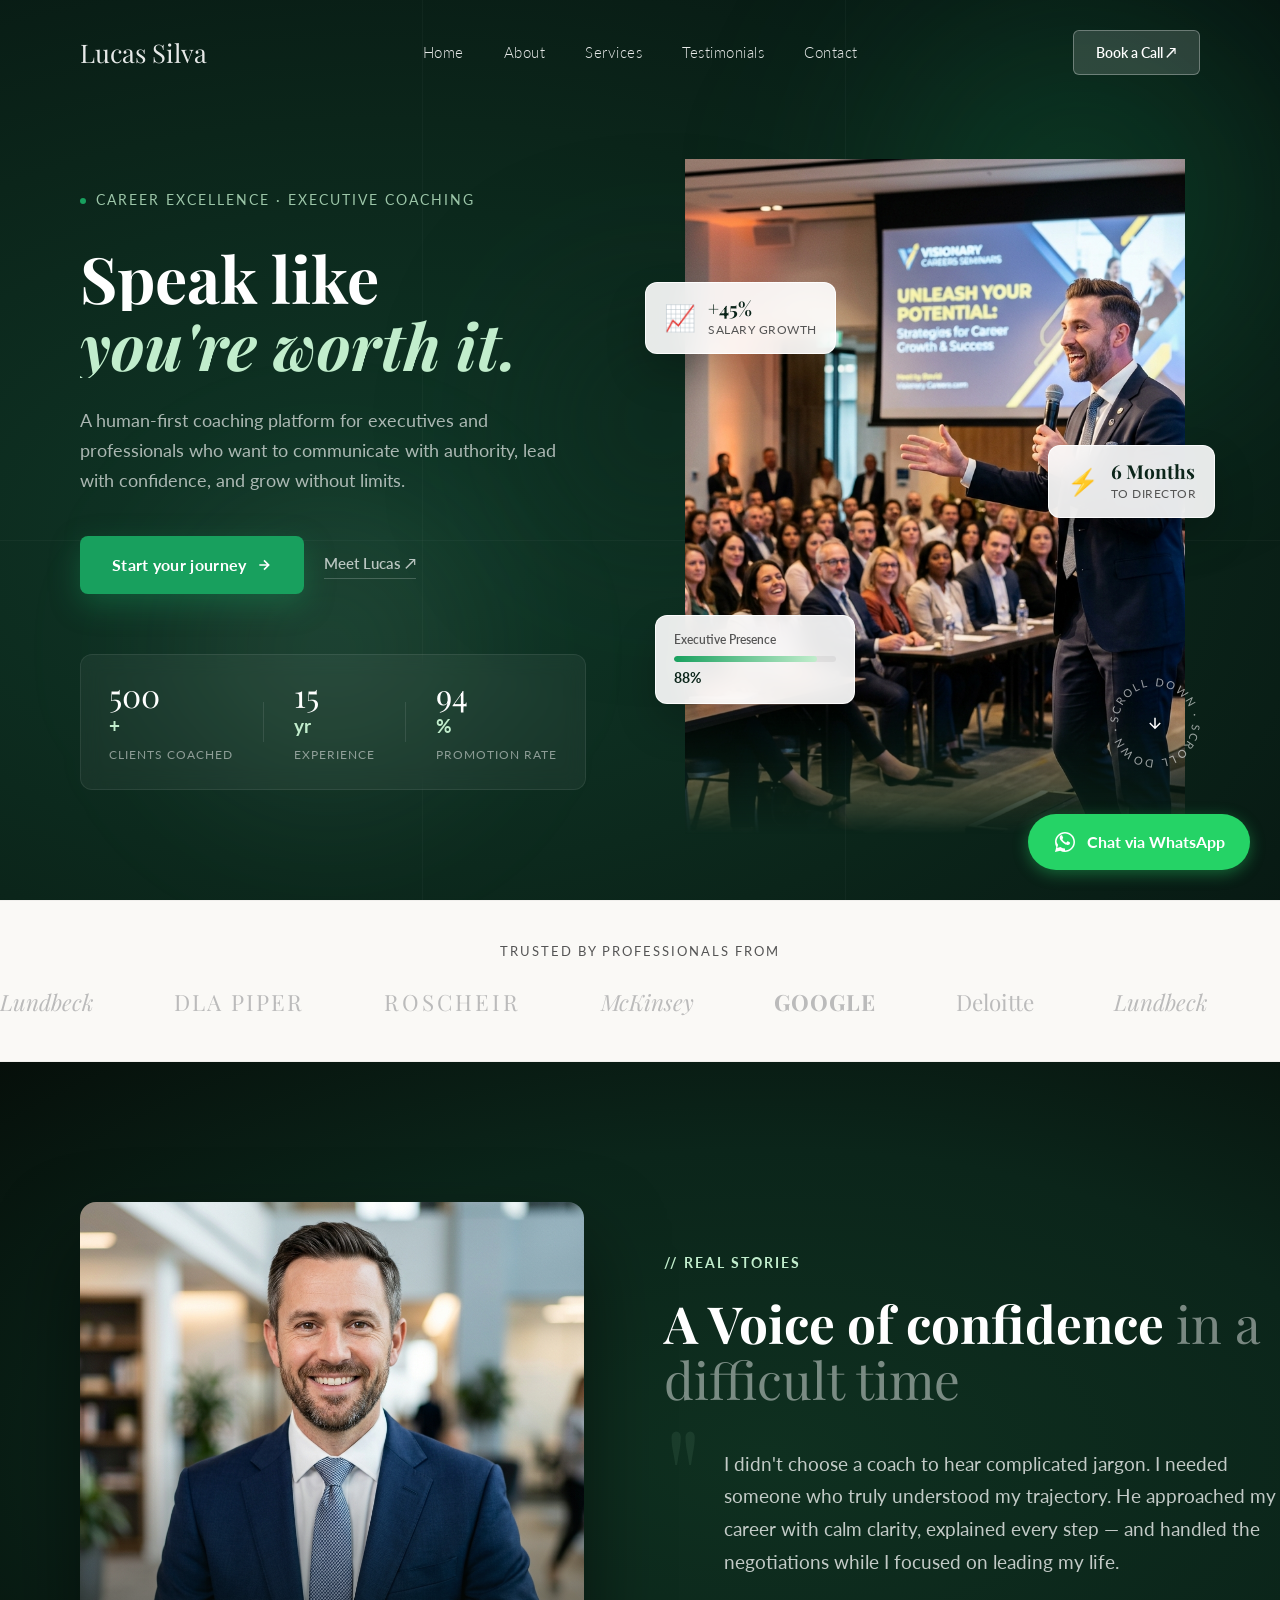
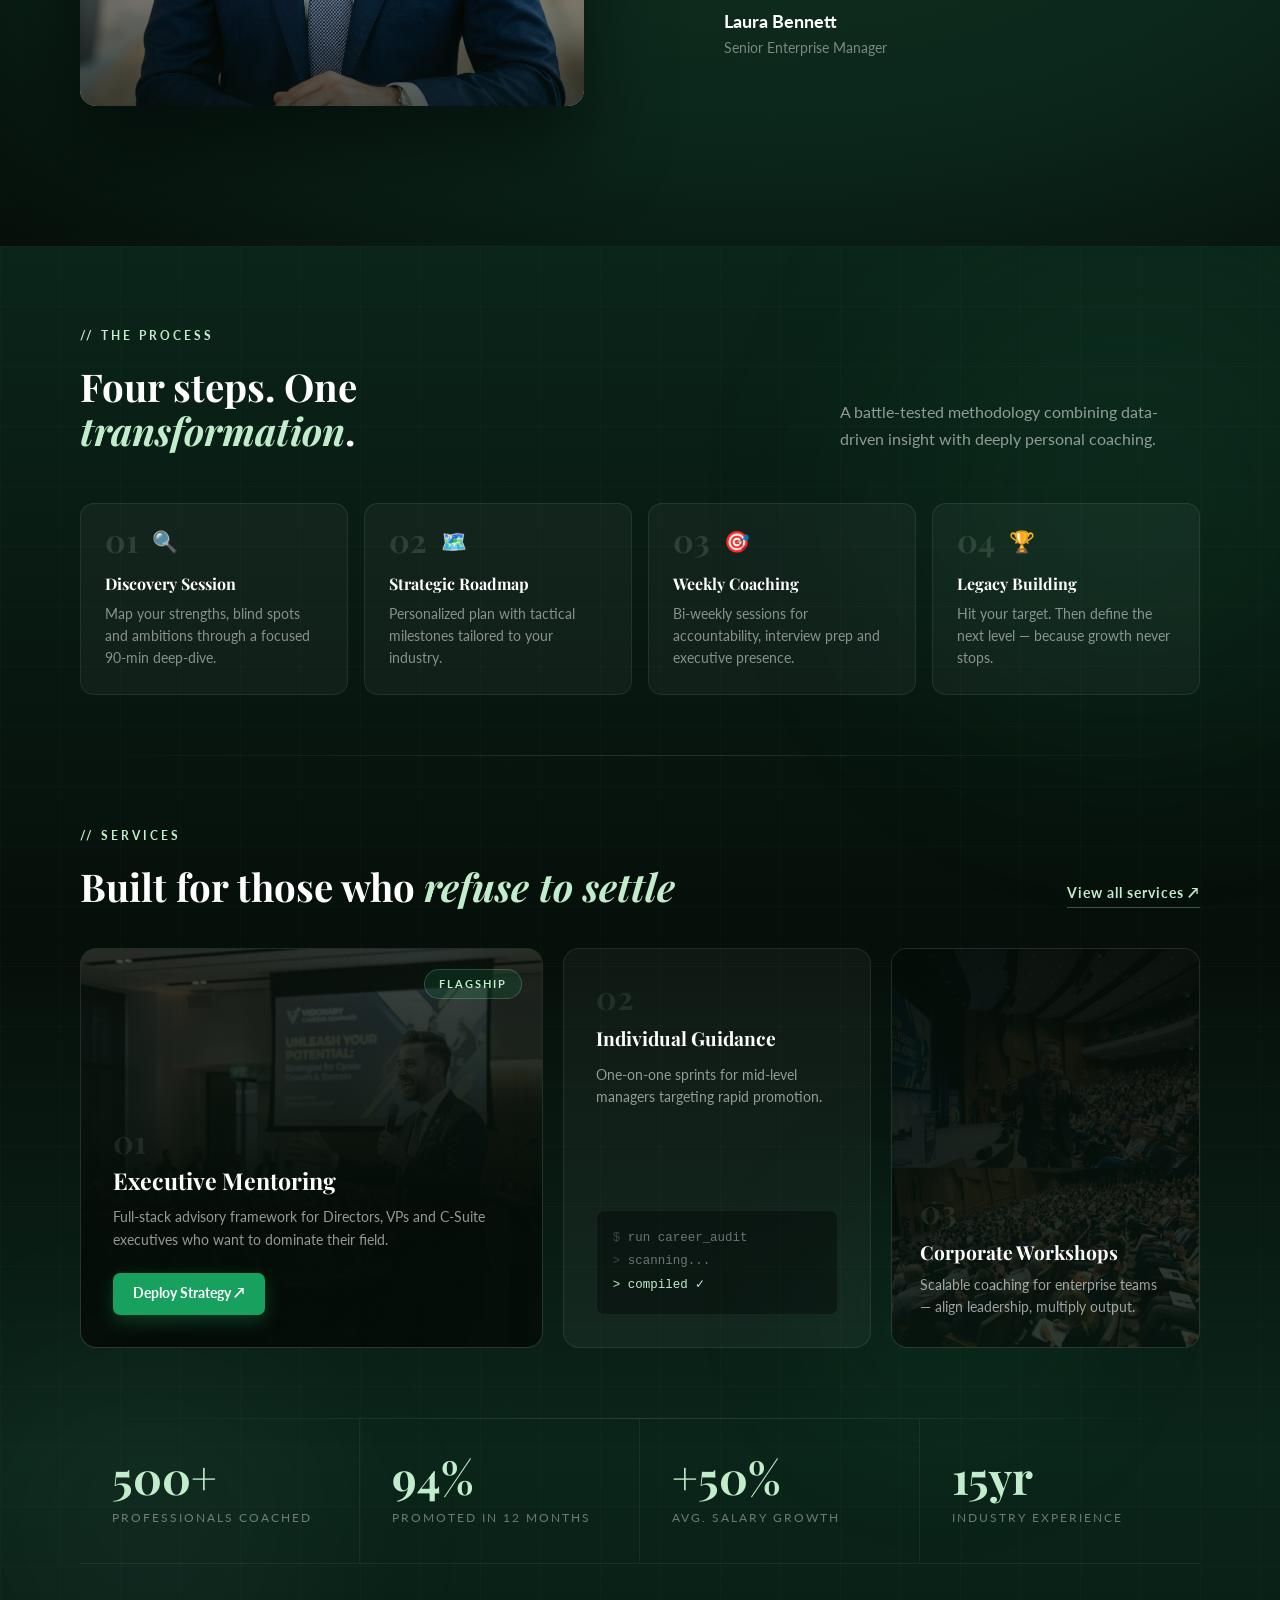
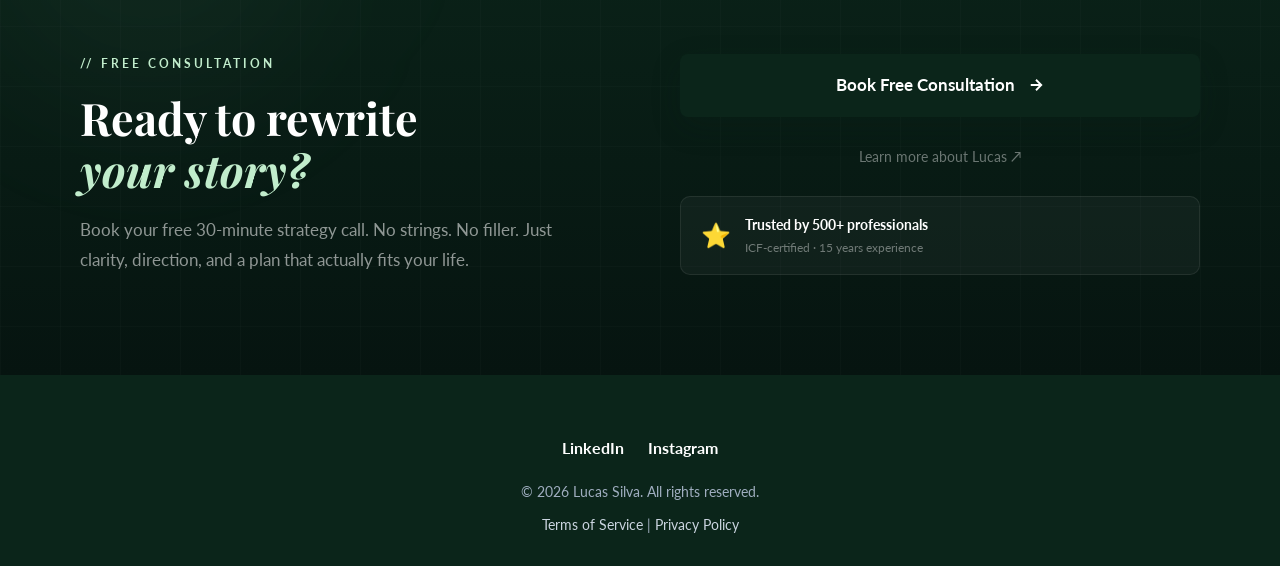
<file: index.html>
<!DOCTYPE html>
<html lang="en">

<head>
    <meta charset="UTF-8">
    <meta name="viewport" content="width=device-width, initial-scale=1.0">
    <title>Lucas Silva | Career Coach</title>
    <meta name="description"
        content="Lucas Silva — elite career coaching for executives and professionals who refuse to settle. Transform your trajectory.">
    <link
        href="https://fonts.googleapis.com/css2?family=Playfair+Display:ital,wght@0,600;0,700;1,600&family=Lato:wght@300;400;700&display=swap"
        rel="stylesheet">
    <link rel="stylesheet" href="style.css">
</head>

<body>

    <!-- Navigation -->
    <nav id="main-nav" class="nav-transparent">
        <div class="container nav-container">
            <a href="index.html" class="logo">Lucas Silva</a>
            <div class="nav-links">
                <a href="index.html">Home</a>
                <a href="about.html">About</a>
                <a href="services.html">Services</a>
                <a href="testimonials.html">Testimonials</a>
                <a href="index.html#consultation">Contact</a>
            </div>
            <a href="#consultation" class="nav-cta-btn">Book a Call ↗</a>
        </div>
    </nav>

    <!-- ============================================================
         HERO — Full-Screen Immersive with Cursor Trail & Split Layout
    ============================================================ -->
    <section class="hero-v2" id="hero">
        <!-- Animated background texture -->
        <div class="hero-bg-mesh">
            <div class="mesh-orb orb-1"></div>
            <div class="mesh-orb orb-2"></div>
            <div class="mesh-orb orb-3"></div>
        </div>

        <!-- Grid lines decoration -->
        <div class="hero-grid-lines">
            <div class="hgl hgl-1"></div>
            <div class="hgl hgl-2"></div>
            <div class="hgl hgl-3"></div>
        </div>

        <!-- Left column: Typography -->
        <div class="hero-v2-content">
            <div class="hero-eyebrow">
                <span class="eyebrow-dot"></span>
                <span>Career Excellence · Executive Coaching</span>
            </div>

            <h1 class="hero-v2-headline">
                <span class="line-reveal line-1">Speak like</span>
                <span class="line-reveal line-2">you're worth it.</span>
            </h1>

            <p class="hero-v2-sub">A human-first coaching platform for executives and professionals who want to
                communicate with authority, lead with confidence, and grow without limits.</p>

            <div class="hero-v2-actions">
                <a href="#consultation" class="hero-cta-primary">
                    Start your journey
                    <svg width="16" height="16" viewBox="0 0 24 24" fill="none" stroke="currentColor"
                        stroke-width="2.5">
                        <path d="M5 12h14M12 5l7 7-7 7" />
                    </svg>
                </a>
                <a href="about.html" class="hero-cta-ghost">Meet Lucas ↗</a>
            </div>

            <!-- Live metrics row -->
            <div class="hero-metrics-strip">
                <div class="metric-item">
                    <span class="metric-num" data-target="500">0</span><span class="metric-unit">+</span>
                    <span class="metric-desc">Clients Coached</span>
                </div>
                <div class="metric-divider"></div>
                <div class="metric-item">
                    <span class="metric-num" data-target="15">0</span><span class="metric-unit">yr</span>
                    <span class="metric-desc">Experience</span>
                </div>
                <div class="metric-divider"></div>
                <div class="metric-item">
                    <span class="metric-num" data-target="94">0</span><span class="metric-unit">%</span>
                    <span class="metric-desc">Promotion Rate</span>
                </div>
            </div>
        </div>

        <!-- Right column: Portrait + floating UI cards -->
        <div class="hero-v2-visual">
            <div class="hero-portrait-wrap">
                <img src="assets/joao_hero.png" alt="Lucas Silva" class="hero-portrait-img" id="heroPortrait">

                <!-- Floating stat cards -->
                <div class="float-card fc-1">
                    <div class="fc-icon">📈</div>
                    <div class="fc-text">
                        <span class="fc-val">+45%</span>
                        <span class="fc-label">Salary growth</span>
                    </div>
                </div>

                <div class="float-card fc-2">
                    <div class="fc-icon">⚡</div>
                    <div class="fc-text">
                        <span class="fc-val">6 Months</span>
                        <span class="fc-label">To Director</span>
                    </div>
                </div>

                <div class="float-card fc-3">
                    <div class="fc-bar-wrap">
                        <div class="fc-bar-label">Executive Presence</div>
                        <div class="fc-bar-track">
                            <div class="fc-bar-fill" style="width:88%"></div>
                        </div>
                        <div class="fc-bar-pct">88%</div>
                    </div>
                </div>

                <!-- Scroll cue badge -->
                <div class="hero-scroll-badge">
                    <div class="scroll-ring">
                        <svg class="scroll-ring-text" viewBox="0 0 100 100" width="100" height="100">
                            <path id="scroll-circle" d="M 50,50 m -37,0 a 37,37 0 1,1 74,0 a 37,37 0 1,1 -74,0"
                                fill="none" />
                            <text>
                                <textPath href="#scroll-circle" startOffset="0%">scroll down · scroll down · scroll ·
                                </textPath>
                            </text>
                        </svg>
                        <svg class="scroll-arrow" width="18" height="18" viewBox="0 0 24 24" fill="none"
                            stroke="currentColor" stroke-width="2">
                            <path d="M12 5v14M5 12l7 7 7-7" />
                        </svg>
                    </div>
                </div>
            </div>
        </div>
    </section>

    <!-- ============================================================
         MARQUEE TRUST BAR (auto-scrolling logos)
    ============================================================ -->
    <div class="trust-marquee-wrap">
        <p class="trust-marquee-label">Trusted by professionals from</p>
        <div class="trust-marquee">
            <div class="marquee-track">
                <span class="mq-logo"
                    style="font-family: 'Playfair Display', serif; font-style: italic;">Lundbeck</span>
                <span class="mq-logo" style="letter-spacing: 2px; font-weight: 300;">DLA PIPER</span>
                <span class="mq-logo" style="letter-spacing: 3px;">ROSCHEIR</span>
                <span class="mq-logo" style="font-style: italic;">McKinsey</span>
                <span class="mq-logo" style="font-weight: 700; letter-spacing: 1px;">GOOGLE</span>
                <span class="mq-logo">Deloitte</span>
                <!-- Duplicate for infinite loop -->
                <span class="mq-logo"
                    style="font-family: 'Playfair Display', serif; font-style: italic;">Lundbeck</span>
                <span class="mq-logo" style="letter-spacing: 2px; font-weight: 300;">DLA PIPER</span>
                <span class="mq-logo" style="letter-spacing: 3px;">ROSCHEIR</span>
                <span class="mq-logo" style="font-style: italic;">McKinsey</span>
                <span class="mq-logo" style="font-weight: 700; letter-spacing: 1px;">GOOGLE</span>
                <span class="mq-logo">Deloitte</span>
            </div>
        </div>
    </div>

    <!-- ============================================================
         EDITORIAL ABOUT (Real client quote with big portrait)
    ============================================================ -->
    <section class="editorial-dark">
        <div class="editorial-grid">
            <div class="editorial-image hidden-fade-up">
                <img src="assets/joao_profile.png" alt="Lucas Silva" loading="lazy">
            </div>
            <div class="editorial-content">
                <span class="editorial-tag">// Real Stories</span>
                <h2 class="hidden-fade-up">A Voice of confidence <span class="text-muted">in a difficult time</span>
                </h2>

                <div class="editorial-quote-block hidden-fade-up">
                    <div class="large-quote-mark">"</div>
                    <div class="quote-text">
                        <p>I didn't choose a coach to hear complicated jargon. I needed someone who truly understood my
                            trajectory. He approached my career with calm clarity, explained every step — and handled
                            the negotiations while I focused on leading my life.</p>
                        <div class="quote-author">
                            <span class="author-name">Laura Bennett</span>
                            <span class="author-title">Senior Enterprise Manager</span>
                        </div>
                    </div>
                </div>
            </div>
        </div>
    </section>


    <!-- ============================================================
         LOWER HOME — One seamless dark mega-block
         Process → Services → Stats → CTA
    ============================================================ -->
    <div
        style="background: linear-gradient(180deg, #0b251a 0%, #060f0a 40%, #0b251a 70%, #061410 100%); position: relative; overflow: hidden;">

        <!-- Decorative orbs (shared across all sub-sections) -->
        <div
            style="position:absolute; width:700px; height:700px; background:radial-gradient(circle, rgba(24,160,94,0.12) 0%, transparent 70%); border-radius:50%; filter:blur(80px); top:-100px; right:-200px; pointer-events:none;">
        </div>
        <div
            style="position:absolute; width:500px; height:500px; background:radial-gradient(circle, rgba(193,237,204,0.06) 0%, transparent 70%); border-radius:50%; filter:blur(80px); bottom:200px; left:-100px; pointer-events:none;">
        </div>
        <div
            style="position:absolute; width:400px; height:400px; background:radial-gradient(circle, rgba(24,160,94,0.08) 0%, transparent 70%); border-radius:50%; filter:blur(60px); top:50%; right:10%; pointer-events:none;">
        </div>

        <!-- Subtle grid texture overlay -->
        <div
            style="position:absolute; inset:0; background-image: linear-gradient(rgba(255,255,255,0.015) 1px, transparent 1px), linear-gradient(90deg, rgba(255,255,255,0.015) 1px, transparent 1px); background-size: 60px 60px; pointer-events:none; z-index:0;">
        </div>

        <div style="position:relative; z-index:2; max-width:1200px; margin:0 auto; padding:0 40px;">

            <!-- ─── PROCESS STRIP ─── -->
            <div style="padding: 80px 0 60px;" class="hidden-fade-up">

                <div
                    style="display:flex; align-items:flex-end; justify-content:space-between; margin-bottom:50px; gap:20px; flex-wrap:wrap;">
                    <div>
                        <div class="green-label">// THE PROCESS</div>
                        <h2 class="dark-headline"
                            style="font-size:clamp(1.8rem,3vw,2.6rem); margin-bottom:0; max-width:460px;">Four steps.
                            One <em>transformation</em>.</h2>
                    </div>
                    <p class="dark-subtext" style="max-width:360px; font-size:1rem;">A battle-tested methodology
                        combining data-driven insight with deeply personal coaching.</p>
                </div>

                <!-- Horizontal numbered steps — compact -->
                <div class="rs-grid-4" style="gap:16px;">
                    <div class="process-step-pill hidden-fade-up" style="transition-delay:0s">
                        <div style="display:flex; align-items:center; gap:14px; padding:20px 24px 14px;">
                            <span
                                style="font-family:var(--font-heading); font-size:2rem; color:rgba(193,237,204,0.15); font-weight:700; line-height:1; flex-shrink:0;">01</span>
                            <span style="font-size:1.3rem;">🔍</span>
                        </div>
                        <div style="padding:0 24px 24px;">
                            <h4 style="color:white; font-size:1rem; margin-bottom:8px; font-weight:700;">Discovery
                                Session</h4>
                            <p style="color:rgba(255,255,255,0.5); font-size:0.85rem; line-height:1.6; margin:0;">Map
                                your strengths, blind spots and ambitions through a focused 90-min deep-dive.</p>
                        </div>
                        <div class="step-bar-accent"></div>
                    </div>

                    <div class="process-step-pill hidden-fade-up" style="transition-delay:0.08s">
                        <div style="display:flex; align-items:center; gap:14px; padding:20px 24px 14px;">
                            <span
                                style="font-family:var(--font-heading); font-size:2rem; color:rgba(193,237,204,0.15); font-weight:700; line-height:1; flex-shrink:0;">02</span>
                            <span style="font-size:1.3rem;">🗺️</span>
                        </div>
                        <div style="padding:0 24px 24px;">
                            <h4 style="color:white; font-size:1rem; margin-bottom:8px; font-weight:700;">Strategic
                                Roadmap</h4>
                            <p style="color:rgba(255,255,255,0.5); font-size:0.85rem; line-height:1.6; margin:0;">
                                Personalized plan with tactical milestones tailored to your industry.</p>
                        </div>
                        <div class="step-bar-accent"></div>
                    </div>

                    <div class="process-step-pill hidden-fade-up" style="transition-delay:0.16s">
                        <div style="display:flex; align-items:center; gap:14px; padding:20px 24px 14px;">
                            <span
                                style="font-family:var(--font-heading); font-size:2rem; color:rgba(193,237,204,0.15); font-weight:700; line-height:1; flex-shrink:0;">03</span>
                            <span style="font-size:1.3rem;">🎯</span>
                        </div>
                        <div style="padding:0 24px 24px;">
                            <h4 style="color:white; font-size:1rem; margin-bottom:8px; font-weight:700;">Weekly Coaching
                            </h4>
                            <p style="color:rgba(255,255,255,0.5); font-size:0.85rem; line-height:1.6; margin:0;">
                                Bi-weekly sessions for accountability, interview prep and executive presence.</p>
                        </div>
                        <div class="step-bar-accent"></div>
                    </div>

                    <div class="process-step-pill hidden-fade-up" style="transition-delay:0.24s">
                        <div style="display:flex; align-items:center; gap:14px; padding:20px 24px 14px;">
                            <span
                                style="font-family:var(--font-heading); font-size:2rem; color:rgba(193,237,204,0.15); font-weight:700; line-height:1; flex-shrink:0;">04</span>
                            <span style="font-size:1.3rem;">🏆</span>
                        </div>
                        <div style="padding:0 24px 24px;">
                            <h4 style="color:white; font-size:1rem; margin-bottom:8px; font-weight:700;">Legacy Building
                            </h4>
                            <p style="color:rgba(255,255,255,0.5); font-size:0.85rem; line-height:1.6; margin:0;">Hit
                                your target. Then define the next level — because growth never stops.</p>
                        </div>
                        <div class="step-bar-accent"></div>
                    </div>
                </div>
            </div>

            <!-- Divider line -->
            <div
                style="height:1px; background:linear-gradient(90deg, transparent, rgba(193,237,204,0.15), transparent); margin:0 0 70px;">
            </div>

            <!-- ─── SERVICES GRID ─── -->
            <div style="padding-bottom:70px;" class="hidden-fade-up">
                <div
                    style="display:flex; align-items:flex-end; justify-content:space-between; margin-bottom:40px; gap:20px;">
                    <div>
                        <div class="green-label">// SERVICES</div>
                        <h2 class="dark-headline" style="font-size:clamp(1.8rem,3vw,2.6rem); margin-bottom:0;">Built for
                            those who <em>refuse to settle</em></h2>
                    </div>
                    <a href="services.html"
                        style="color:var(--secondary-color); font-size:0.85rem; font-weight:700; letter-spacing:1px; border-bottom:1px solid rgba(193,237,204,0.3); padding-bottom:2px; white-space:nowrap; transition:color 0.2s;">View
                        all services ↗</a>
                </div>

                <!-- 3-col asymmetric grid -->
                <div class="rs-grid-services-feat" style="gap:20px; min-height:400px;">

                    <!-- Card A: Executive (tall, image bg) -->
                    <div class="svc-card-dark"
                        style="position:relative; overflow:hidden; min-height:380px; display:flex; flex-direction:column; justify-content:flex-end; padding:0;">
                        <img src="assets/joao_hero.png" alt="Executive Mentoring"
                            style="position:absolute; inset:0; width:100%; height:100%; object-fit:cover; object-position:top center; opacity:0.3; filter:saturate(0.5); transition:transform 0.6s ease; transform-origin:center;">
                        <div
                            style="position:absolute; inset:0; background:linear-gradient(to top, rgba(4,12,7,0.97) 35%, rgba(4,12,7,0.25) 100%);">
                        </div>
                        <div
                            style="position:absolute; top:20px; right:20px; background:rgba(24,160,94,0.15); border:1px solid rgba(193,237,204,0.2); border-radius:50px; padding:5px 14px; font-size:0.7rem; letter-spacing:2px; text-transform:uppercase; color:var(--secondary-color); font-weight:700;">
                            Flagship</div>
                        <div style="position:relative; z-index:2; padding:32px;">
                            <div
                                style="font-family:var(--font-heading); font-size:2rem; color:rgba(193,237,204,0.1); font-weight:700; line-height:1; margin-bottom:10px;">
                                01</div>
                            <h3 style="color:white; font-size:1.45rem; margin-bottom:10px; line-height:1.2;">Executive
                                Mentoring</h3>
                            <p
                                style="color:rgba(255,255,255,0.58); font-size:0.88rem; line-height:1.65; margin-bottom:22px;">
                                Full-stack advisory framework for Directors, VPs and C-Suite executives who want to
                                dominate their field.</p>
                            <a href="services.html"
                                style="display:inline-flex; align-items:center; gap:8px; background:var(--accent-color); color:white; padding:10px 20px; border-radius:7px; font-weight:700; font-size:0.85rem; box-shadow:0 6px 18px rgba(24,160,94,0.32); transition:transform 0.2s, background 0.2s;">Deploy
                                Strategy ↗</a>
                        </div>
                    </div>

                    <!-- Card B: Individual -->
                    <div class="svc-card-dark"
                        style="display:flex; flex-direction:column; justify-content:space-between;">
                        <div>
                            <div
                                style="font-family:var(--font-heading); font-size:2rem; color:rgba(193,237,204,0.1); font-weight:700; line-height:1; margin-bottom:10px;">
                                02</div>
                            <h3 style="color:white; font-size:1.2rem; margin-bottom:10px;">Individual Guidance</h3>
                            <p style="color:rgba(255,255,255,0.55); font-size:0.85rem; line-height:1.65;">One-on-one
                                sprints for mid-level managers targeting rapid promotion.</p>
                        </div>
                        <div
                            style="background:rgba(0,0,0,0.35); border:1px solid rgba(255,255,255,0.06); border-radius:8px; padding:16px; font-family:monospace; font-size:0.78rem; color:rgba(255,255,255,0.4); line-height:1.9; margin-top:24px;">
                            <span style="color:rgba(255,255,255,0.2);">$ </span>run career_audit<br>
                            <span style="color:rgba(255,255,255,0.2);">&gt; </span>scanning...<br>
                            <span style="color:var(--secondary-color);">&gt; compiled ✓</span>
                        </div>
                    </div>

                    <!-- Card C: Workshops (image) -->
                    <div class="svc-card-dark" style="position:relative; overflow:hidden; min-height:320px; padding:0;">
                        <img src="assets/joao_workshop.png" alt="Workshops" loading="lazy"
                            style="position:absolute; inset:0; width:100%; height:100%; object-fit:cover; object-position:center; opacity:0.45; filter:brightness(0.7); transition:transform 0.6s ease;">
                        <div
                            style="position:absolute; inset:0; background:linear-gradient(160deg, rgba(4,12,7,0.9) 0%, rgba(4,12,7,0.4) 100%);">
                        </div>
                        <div
                            style="position:relative; z-index:2; padding:28px; height:100%; display:flex; flex-direction:column; justify-content:flex-end;">
                            <div
                                style="font-family:var(--font-heading); font-size:2rem; color:rgba(193,237,204,0.1); font-weight:700; line-height:1; margin-bottom:10px;">
                                03</div>
                            <h3 style="color:white; font-size:1.2rem; margin-bottom:8px;">Corporate Workshops</h3>
                            <p style="color:rgba(255,255,255,0.6); font-size:0.85rem; line-height:1.6;">Scalable
                                coaching for enterprise teams — align leadership, multiply output.</p>
                        </div>
                    </div>
                </div>
            </div>

            <!-- Divider -->
            <div
                style="height:1px; background:linear-gradient(90deg, transparent, rgba(193,237,204,0.15), transparent); margin:0 0 0;">
            </div>

            <!-- ─── STATS STRIP ─── -->
            <div class="rs-grid-4 hidden-fade-up" style="border-bottom:1px solid rgba(193,237,204,0.08);">
                <div style="padding:36px 32px; border-right:1px solid rgba(255,255,255,0.06);">
                    <div
                        style="font-family:var(--font-heading); font-size:2.8rem; color:var(--secondary-color); font-weight:700; line-height:1; margin-bottom:8px;">
                        500+</div>
                    <div
                        style="font-size:0.75rem; letter-spacing:2px; text-transform:uppercase; color:rgba(255,255,255,0.4);">
                        Professionals Coached</div>
                </div>
                <div style="padding:36px 32px; border-right:1px solid rgba(255,255,255,0.06);">
                    <div
                        style="font-family:var(--font-heading); font-size:2.8rem; color:var(--secondary-color); font-weight:700; line-height:1; margin-bottom:8px;">
                        94%</div>
                    <div
                        style="font-size:0.75rem; letter-spacing:2px; text-transform:uppercase; color:rgba(255,255,255,0.4);">
                        Promoted in 12 months</div>
                </div>
                <div style="padding:36px 32px; border-right:1px solid rgba(255,255,255,0.06);">
                    <div
                        style="font-family:var(--font-heading); font-size:2.8rem; color:var(--secondary-color); font-weight:700; line-height:1; margin-bottom:8px;">
                        +50%</div>
                    <div
                        style="font-size:0.75rem; letter-spacing:2px; text-transform:uppercase; color:rgba(255,255,255,0.4);">
                        Avg. Salary Growth</div>
                </div>
                <div style="padding:36px 32px;">
                    <div
                        style="font-family:var(--font-heading); font-size:2.8rem; color:var(--secondary-color); font-weight:700; line-height:1; margin-bottom:8px;">
                        15yr</div>
                    <div
                        style="font-size:0.75rem; letter-spacing:2px; text-transform:uppercase; color:rgba(255,255,255,0.4);">
                        Industry Experience</div>
                </div>
            </div>

            <!-- ─── CTA ─── -->
            <div class="rs-grid-2 hidden-section" style="padding:90px 0 100px; gap:80px; align-items:center;"><span
                    id="consultation" style="position:absolute; margin-top:-80px;"></span>
                <div>
                    <div class="green-label">// FREE CONSULTATION</div>
                    <h2 class="dark-headline" style="font-size:clamp(2rem,3.5vw,3rem); margin-bottom:20px;">Ready to
                        rewrite<br><em>your story?</em></h2>
                    <p style="color:rgba(255,255,255,0.55); font-size:1.05rem; line-height:1.75;">Book your free
                        30-minute strategy call. No strings. No filler. Just clarity, direction, and a plan that
                        actually fits your life.</p>
                </div>
                <div style="display:flex; flex-direction:column; gap:16px; align-items:flex-start;">
                    <a href="https://wa.me/1234567890?text=Hello,%20I%E2%80%99m%20interested%20in%20booking%20a%20consultation%20with%20Jo%C3%A3o%20Silva."
                        class="cta-button-v2" target="_blank" rel="noopener noreferrer"
                        style="width:100%; display:flex; justify-content:center;">
                        Book Free Consultation
                        <svg width="18" height="18" viewBox="0 0 24 24" fill="none" stroke="currentColor"
                            stroke-width="2.5">
                            <path d="M5 12h14M12 5l7 7-7 7" />
                        </svg>
                    </a>
                    <a href="about.html"
                        style="display:flex; align-items:center; gap:10px; color:rgba(255,255,255,0.4); font-size:0.9rem; transition:color 0.2s; width:100%; justify-content:center; padding:12px;">
                        Learn more about Lucas ↗
                    </a>
                    <!-- Trust signal -->
                    <div
                        style="background:rgba(255,255,255,0.04); border:1px solid rgba(255,255,255,0.08); border-radius:10px; padding:16px 20px; width:100%; display:flex; align-items:center; gap:14px;">
                        <div style="font-size:1.5rem;">⭐</div>
                        <div>
                            <div style="color:white; font-weight:700; font-size:0.9rem; margin-bottom:2px;">Trusted by
                                500+ professionals</div>
                            <div style="color:rgba(255,255,255,0.4); font-size:0.78rem;">ICF-certified · 15 years
                                experience</div>
                        </div>
                    </div>
                </div>
            </div>

        </div>
    </div>



    <!-- WhatsApp Floating Button -->
    <a href="https://wa.me/1234567890?text=Hello,%20I%E2%80%99m%20interested%20in%20booking%20a%20consultation%20with%20Jo%C3%A3o%20Silva."
        class="whatsapp-float" target="_blank" rel="noopener noreferrer">
        <svg viewBox="0 0 32 32" width="24" height="24" fill="white">
            <path
                d="M16 2.667C8.636 2.667 2.667 8.636 2.667 16c0 2.344.609 4.615 1.765 6.615L2.667 29.333l6.896-1.807a13.23 13.23 0 006.437 1.672h.005c7.364 0 13.333-5.969 13.333-13.333S23.364 2.667 16 2.667zm0 21.933a11.11 11.11 0 01-5.698-1.573l-.406-.24-4.24 1.115 1.135-4.135-.265-.422A11.144 11.144 0 014.8 16c0-6.188 5.036-11.224 11.224-11.224S27.248 9.813 27.248 16c0 6.188-5.036 11.224-11.224 11.224zm6.162-8.411c-.339-.166-2.005-.989-2.318-1.104-.312-.115-.541-.166-.766.166-.234.339-.875 1.104-1.073 1.328-.193.234-.401.265-.74.099-.338-.166-1.432-.526-2.73-1.682-.136-.12-.266-.245-.391-.37-.88-.887-1.47-1.92-1.64-2.213-.172-.297-.015-.463.151-.63.156-.151.339-.396.505-.594.167-.193.224-.339.339-.562.115-.224.057-.427-.026-.594-.083-.166-.766-1.849-1.052-2.531-.281-.667-.568-.578-.766-.588h-.651c-.224 0-.594.083-.906.422-.312.339-1.198 1.172-1.198 2.854 0 1.682 1.224 3.307 1.396 3.536.167.224 2.417 3.693 5.86 5.177 2.146.927 3.016 1.057 3.979 1.005.958-.052 2.005-.818 2.286-1.61.281-.792.281-1.469.198-1.61-.083-.141-.307-.224-.651-.391v-.005z">
            </path>
        </svg>
        <span>Chat via WhatsApp</span>
    </a>

    <!-- Footer -->
    <footer>
        <div class="container footer-content">
            <div class="social-links">
                <a href="#" aria-label="LinkedIn">LinkedIn</a>
                <a href="#" aria-label="Instagram">Instagram</a>
            </div>
            <div class="footer-legal">
                <p>&copy; 2026 Lucas Silva. All rights reserved.</p>
                <p><a href="#">Terms of Service</a> | <a href="#">Privacy Policy</a></p>
            </div>
        </div>
    </footer>

    <script src="script.js"></script>
</body>

</html>
</file>
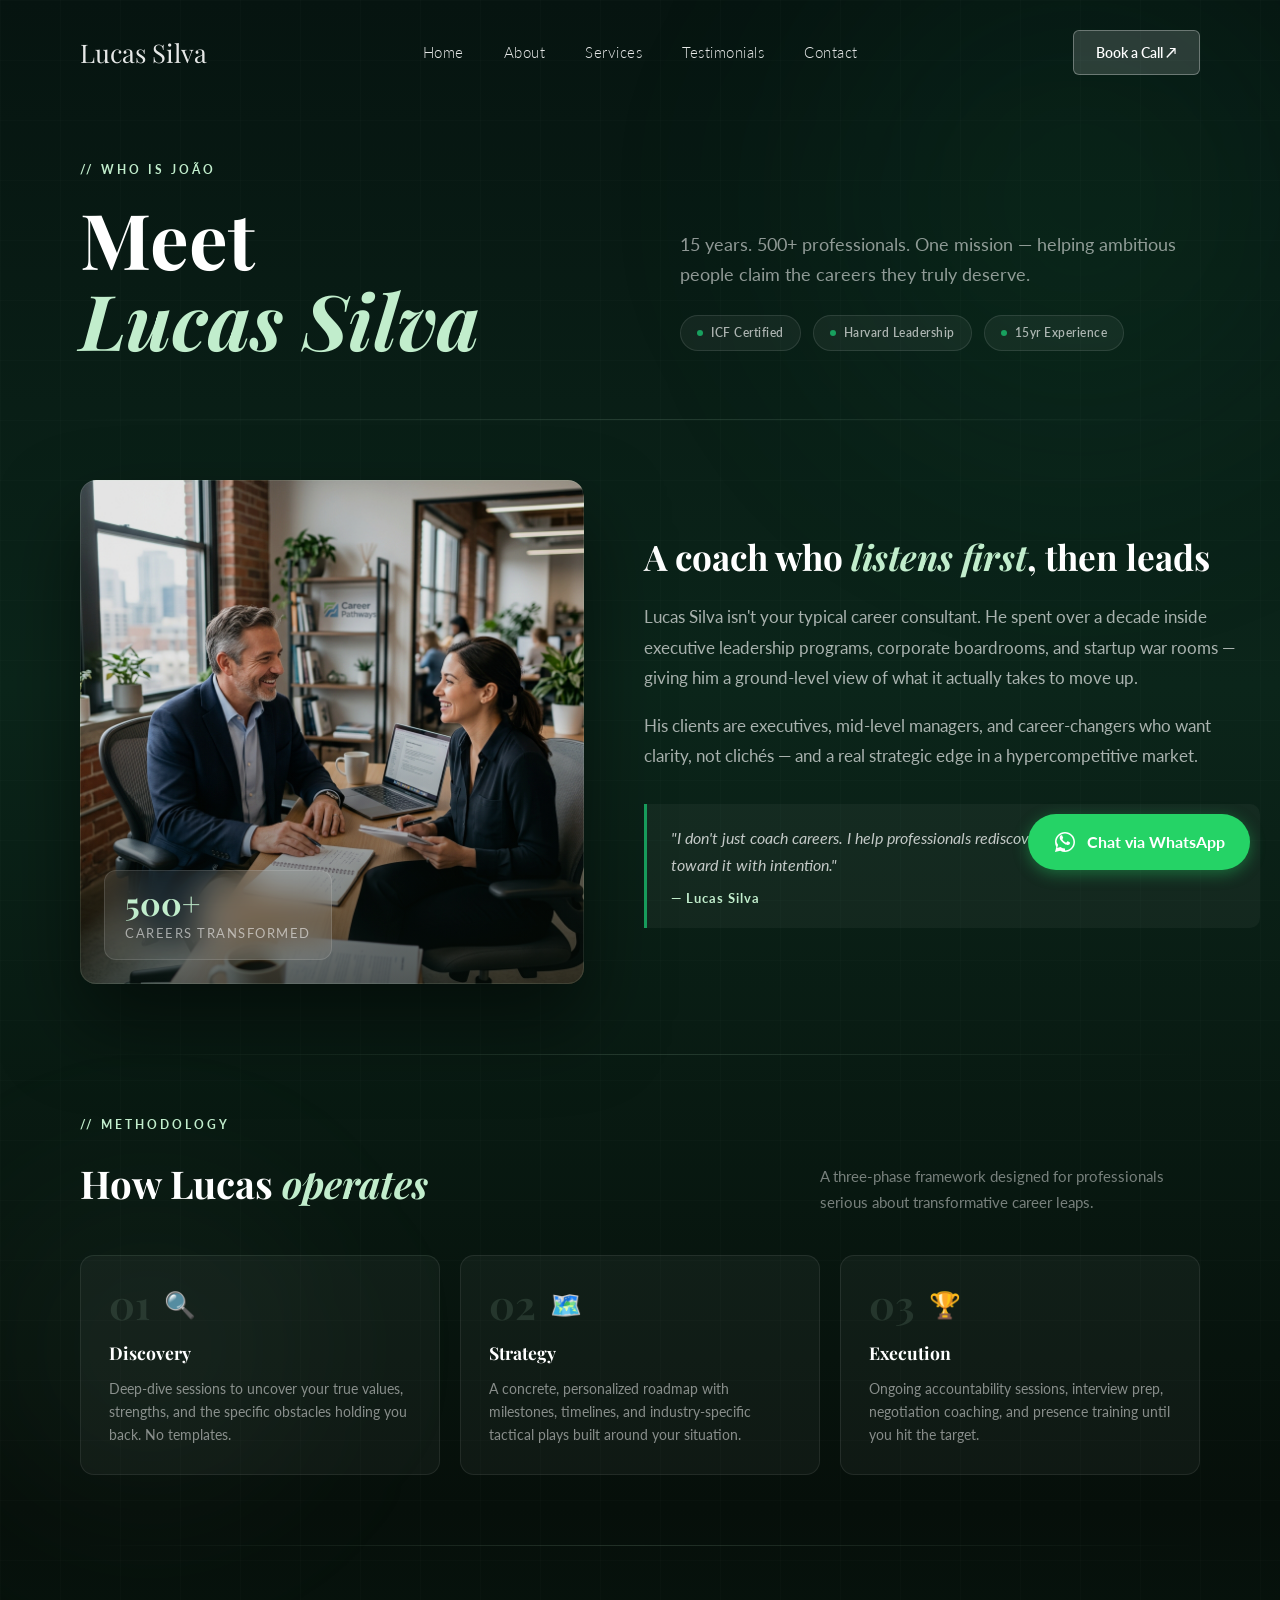
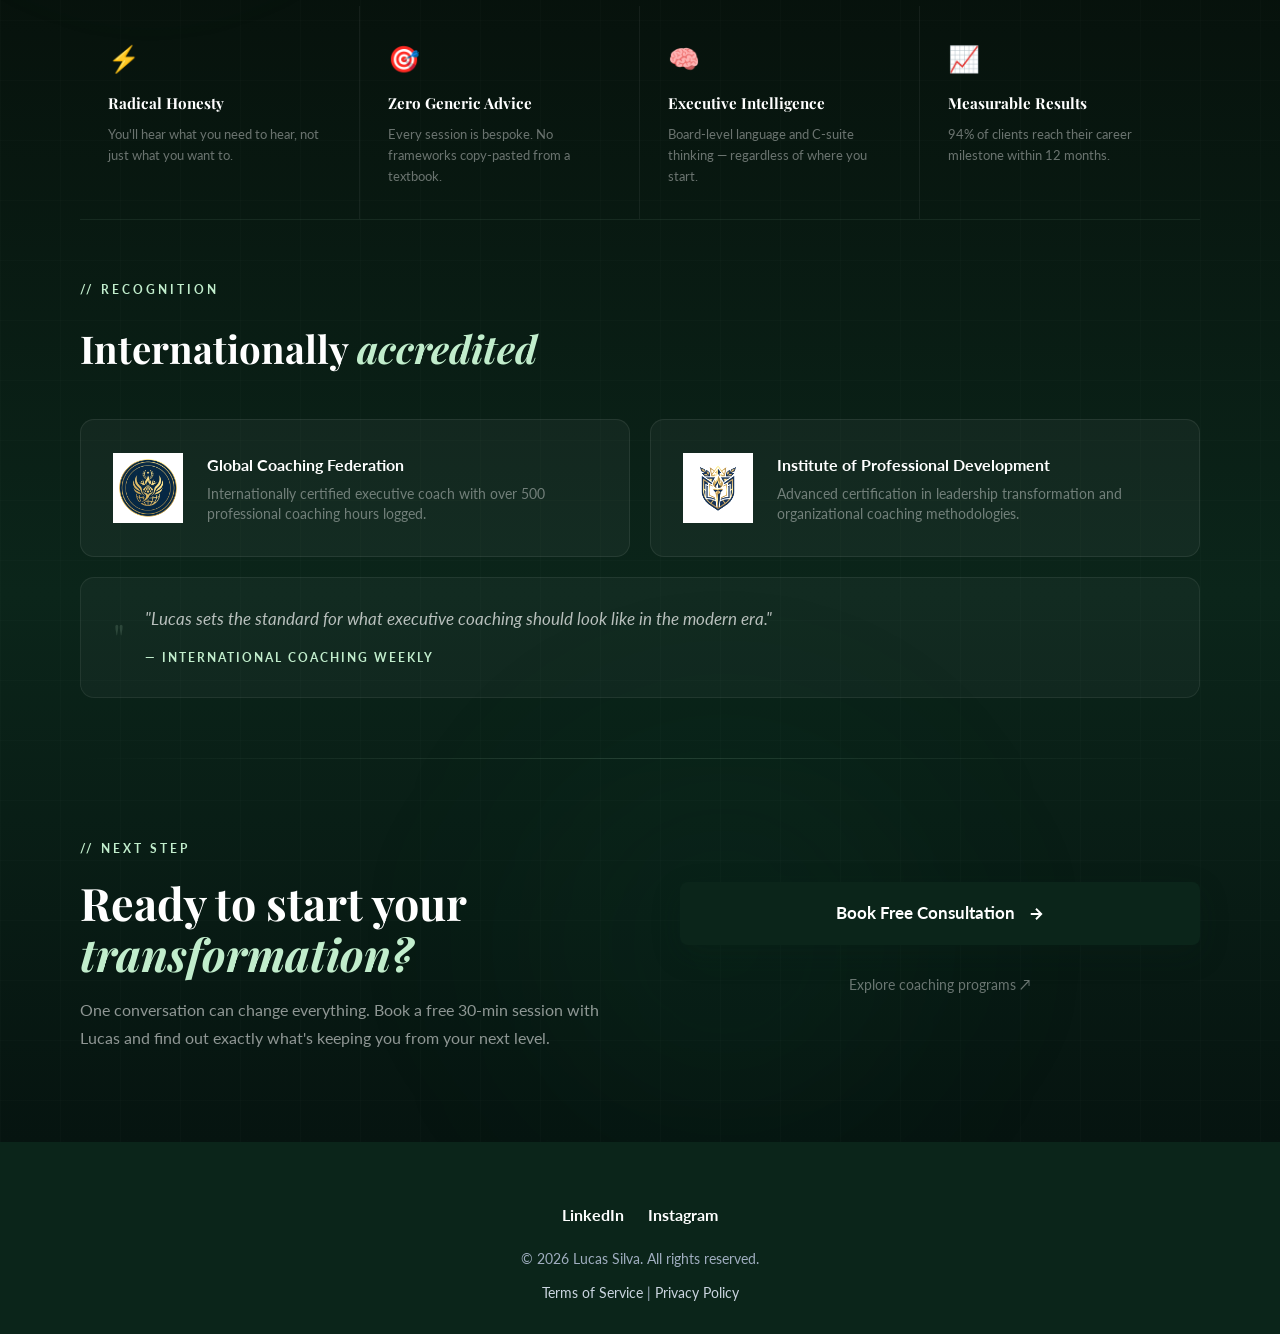
<file: about.html>
<!DOCTYPE html>
<html lang="en">
<head>
    <meta charset="UTF-8">
    <meta name="viewport" content="width=device-width, initial-scale=1.0">
    <title>About | Lucas Silva — Career Coach</title>
    <meta name="description" content="Learn about Lucas Silva's background, coaching philosophy, methodology, and 15+ years transforming professional careers.">
    <link href="https://fonts.googleapis.com/css2?family=Playfair+Display:ital,wght@0,600;0,700;1,600&family=Lato:wght@300;400;700&display=swap" rel="stylesheet">
    <link rel="stylesheet" href="style.css">
</head>
<body>

    <!-- Navigation -->
    <nav id="main-nav" class="nav-transparent">
        <div class="container nav-container">
            <a href="index.html" class="logo">Lucas Silva</a>
            <div class="nav-links">
                <a href="index.html">Home</a>
                <a href="about.html">About</a>
                <a href="services.html">Services</a>
                <a href="testimonials.html">Testimonials</a>
                <a href="index.html#consultation">Contact</a>
            </div>
            <a href="index.html#consultation" class="nav-cta-btn">Book a Call ↗</a>
        </div>
    </nav>

    <!-- ============================================================
         MEGA DARK BLOCK — All About sections
    ============================================================ -->
    <div style="background: linear-gradient(180deg, #061410 0%, #0b251a 25%, #060f0a 55%, #0b251a 80%, #061410 100%); position: relative; overflow: hidden; min-height: 100vh; padding-top: 80px;">

        <!-- Orbs -->
        <div style="position:absolute; width:800px; height:800px; background:radial-gradient(circle, rgba(24,160,94,0.10) 0%, transparent 70%); border-radius:50%; filter:blur(80px); top:-200px; right:-200px; pointer-events:none;"></div>
        <div style="position:absolute; width:500px; height:500px; background:radial-gradient(circle, rgba(193,237,204,0.05) 0%, transparent 70%); border-radius:50%; filter:blur(80px); top:40%; left:-100px; pointer-events:none;"></div>
        <div style="position:absolute; width:600px; height:600px; background:radial-gradient(circle, rgba(24,160,94,0.07) 0%, transparent 70%); border-radius:50%; filter:blur(80px); bottom:-100px; right:20%; pointer-events:none;"></div>

        <!-- Grid texture -->
        <div style="position:absolute; inset:0; background-image: linear-gradient(rgba(255,255,255,0.012) 1px, transparent 1px), linear-gradient(90deg, rgba(255,255,255,0.012) 1px, transparent 1px); background-size: 60px 60px; pointer-events:none; z-index:0;"></div>

        <div style="position:relative; z-index:2; max-width:1200px; margin:0 auto; padding:0 40px;">

            <!-- ─── HERO ─── -->
            <div style="padding: 80px 0 60px;" class="hidden-fade-up">
                <div class="rs-grid-2" style="gap:80px; align-items:end;">
                    <div>
                        <div class="green-label">// WHO IS JOÃO</div>
                        <h1 style="font-family:var(--font-heading); font-size:clamp(3rem,6vw,5rem); color:white; font-weight:700; line-height:1.05; margin-bottom:0;">Meet<br><em style="font-style:italic; color:var(--secondary-color);">Lucas Silva</em></h1>
                    </div>
                    <div style="padding-bottom:8px;">
                        <p style="color:rgba(255,255,255,0.55); font-size:1.1rem; line-height:1.75; margin-bottom:24px;">15 years. 500+ professionals. One mission — helping ambitious people claim the careers they truly deserve.</p>
                        <div style="display:flex; gap:12px; flex-wrap:wrap;">
                            <div class="cred-pill"><div class="cred-pill-dot"></div>ICF Certified</div>
                            <div class="cred-pill"><div class="cred-pill-dot"></div>Harvard Leadership</div>
                            <div class="cred-pill"><div class="cred-pill-dot"></div>15yr Experience</div>
                        </div>
                    </div>
                </div>
            </div>

            <!-- Divider -->
            <div style="height:1px; background:linear-gradient(90deg, transparent, rgba(193,237,204,0.15), transparent); margin:0 0 60px;"></div>

            <!-- ─── BIO EDITORIAL ─── -->
            <div class="rs-grid-auto-about hidden-fade-up" style="gap:60px; align-items:center; padding-bottom:70px;">
                <!-- Image -->
                <div style="position:relative; border-radius:16px; overflow:hidden; box-shadow:0 40px 80px rgba(0,0,0,0.5);">
                    <img src="assets/joao_about.png" alt="Lucas Silva" style="width:100%; max-height:520px; object-fit:cover; object-position:top center; display:block; filter:brightness(0.9);">
                    <div style="position:absolute; inset:0; background:linear-gradient(to top, rgba(6,15,10,0.6) 0%, transparent 50%);"></div>
                    <!-- Floating stat badge -->
                    <div style="position:absolute; bottom:24px; left:24px; background:rgba(255,255,255,0.08); backdrop-filter:blur(16px); border:1px solid rgba(255,255,255,0.12); border-radius:12px; padding:16px 20px;">
                        <div style="font-family:var(--font-heading); font-size:2rem; color:var(--secondary-color); font-weight:700; line-height:1;">500+</div>
                        <div style="color:rgba(255,255,255,0.55); font-size:0.8rem; text-transform:uppercase; letter-spacing:1.5px; margin-top:4px;">Careers Transformed</div>
                    </div>
                    <div style="position:absolute; inset:0; border:1px solid rgba(193,237,204,0.12); border-radius:16px; pointer-events:none;"></div>
                </div>
                <!-- Text -->
                <div>
                    <h2 style="color:white; font-family:var(--font-heading); font-size:2.2rem; line-height:1.2; margin-bottom:24px;">A coach who <em style="font-style:italic; color:var(--secondary-color);">listens first</em>, then leads</h2>
                    <p style="color:rgba(255,255,255,0.65); font-size:1.05rem; line-height:1.8; margin-bottom:18px;">Lucas Silva isn't your typical career consultant. He spent over a decade inside executive leadership programs, corporate boardrooms, and startup war rooms — giving him a ground-level view of what it actually takes to move up.</p>
                    <p style="color:rgba(255,255,255,0.65); font-size:1.05rem; line-height:1.8; margin-bottom:32px;">His clients are executives, mid-level managers, and career-changers who want clarity, not clichés — and a real strategic edge in a hypercompetitive market.</p>
                    <!-- Quote -->
                    <div style="background:rgba(255,255,255,0.04); border-left:3px solid var(--accent-color); border-radius:0 10px 10px 0; padding:20px 24px;">
                        <p style="color:rgba(255,255,255,0.75); font-style:italic; font-size:1rem; line-height:1.7; margin:0;">"I don't just coach careers. I help professionals rediscover their power and march toward it with intention."</p>
                        <div style="color:var(--secondary-color); font-size:0.8rem; font-weight:700; letter-spacing:1px; margin-top:10px;">— Lucas Silva</div>
                    </div>
                </div>
            </div>

            <!-- Divider -->
            <div style="height:1px; background:linear-gradient(90deg, transparent, rgba(193,237,204,0.15), transparent); margin:0 0 60px;"></div>

            <!-- ─── METHODOLOGY ─── -->
            <div style="padding-bottom:70px;" class="hidden-fade-up">
                <div style="display:flex; align-items:flex-end; justify-content:space-between; margin-bottom:40px; gap:20px; flex-wrap:wrap;">
                    <div>
                        <div class="green-label">// METHODOLOGY</div>
                        <h2 style="color:white; font-family:var(--font-heading); font-size:clamp(1.8rem,3vw,2.6rem); margin-bottom:0;">How Lucas <em style="font-style:italic; color:var(--secondary-color);">operates</em></h2>
                    </div>
                    <p style="color:rgba(255,255,255,0.45); font-size:0.95rem; max-width:380px; line-height:1.65;">A three-phase framework designed for professionals serious about transformative career leaps.</p>
                </div>
                <div class="rs-grid-3" style="gap:20px;">

                    <div class="process-step-pill" style="border-top:1px solid rgba(193,237,204,0.1);">
                        <div style="padding:28px 28px 14px; display:flex; align-items:center; gap:14px;">
                            <span style="font-family:var(--font-heading); font-size:2.5rem; color:rgba(193,237,204,0.12); font-weight:700; line-height:1;">01</span>
                            <span style="font-size:1.6rem;">🔍</span>
                        </div>
                        <div style="padding:0 28px 28px;">
                            <h3 style="color:white; font-size:1.1rem; margin-bottom:10px;">Discovery</h3>
                            <p style="color:rgba(255,255,255,0.5); font-size:0.88rem; line-height:1.65; margin:0;">Deep-dive sessions to uncover your true values, strengths, and the specific obstacles holding you back. No templates.</p>
                        </div>
                        <div class="step-bar-accent"></div>
                    </div>

                    <div class="process-step-pill">
                        <div style="padding:28px 28px 14px; display:flex; align-items:center; gap:14px;">
                            <span style="font-family:var(--font-heading); font-size:2.5rem; color:rgba(193,237,204,0.12); font-weight:700; line-height:1;">02</span>
                            <span style="font-size:1.6rem;">🗺️</span>
                        </div>
                        <div style="padding:0 28px 28px;">
                            <h3 style="color:white; font-size:1.1rem; margin-bottom:10px;">Strategy</h3>
                            <p style="color:rgba(255,255,255,0.5); font-size:0.88rem; line-height:1.65; margin:0;">A concrete, personalized roadmap with milestones, timelines, and industry-specific tactical plays built around your situation.</p>
                        </div>
                        <div class="step-bar-accent"></div>
                    </div>

                    <div class="process-step-pill">
                        <div style="padding:28px 28px 14px; display:flex; align-items:center; gap:14px;">
                            <span style="font-family:var(--font-heading); font-size:2.5rem; color:rgba(193,237,204,0.12); font-weight:700; line-height:1;">03</span>
                            <span style="font-size:1.6rem;">🏆</span>
                        </div>
                        <div style="padding:0 28px 28px;">
                            <h3 style="color:white; font-size:1.1rem; margin-bottom:10px;">Execution</h3>
                            <p style="color:rgba(255,255,255,0.5); font-size:0.88rem; line-height:1.65; margin:0;">Ongoing accountability sessions, interview prep, negotiation coaching, and presence training until you hit the target.</p>
                        </div>
                        <div class="step-bar-accent"></div>
                    </div>
                </div>
            </div>

            <!-- Divider -->
            <div style="height:1px; background:linear-gradient(90deg, transparent, rgba(193,237,204,0.15), transparent); margin:0 0 60px;"></div>

            <!-- ─── VALUES STRIP ─── -->
            <div class="rs-grid-4 hidden-fade-up" style="margin-bottom:0; border-bottom:1px solid rgba(193,237,204,0.08);">
                <div style="padding:32px 28px; border-right:1px solid rgba(255,255,255,0.06);">
                    <div style="font-size:1.6rem; margin-bottom:12px;">⚡</div>
                    <h4 style="color:white; font-size:0.95rem; margin-bottom:8px;">Radical Honesty</h4>
                    <p style="color:rgba(255,255,255,0.4); font-size:0.82rem; line-height:1.6; margin:0;">You'll hear what you need to hear, not just what you want to.</p>
                </div>
                <div style="padding:32px 28px; border-right:1px solid rgba(255,255,255,0.06);">
                    <div style="font-size:1.6rem; margin-bottom:12px;">🎯</div>
                    <h4 style="color:white; font-size:0.95rem; margin-bottom:8px;">Zero Generic Advice</h4>
                    <p style="color:rgba(255,255,255,0.4); font-size:0.82rem; line-height:1.6; margin:0;">Every session is bespoke. No frameworks copy-pasted from a textbook.</p>
                </div>
                <div style="padding:32px 28px; border-right:1px solid rgba(255,255,255,0.06);">
                    <div style="font-size:1.6rem; margin-bottom:12px;">🧠</div>
                    <h4 style="color:white; font-size:0.95rem; margin-bottom:8px;">Executive Intelligence</h4>
                    <p style="color:rgba(255,255,255,0.4); font-size:0.82rem; line-height:1.6; margin:0;">Board-level language and C-suite thinking — regardless of where you start.</p>
                </div>
                <div style="padding:32px 28px;">
                    <div style="font-size:1.6rem; margin-bottom:12px;">📈</div>
                    <h4 style="color:white; font-size:0.95rem; margin-bottom:8px;">Measurable Results</h4>
                    <p style="color:rgba(255,255,255,0.4); font-size:0.82rem; line-height:1.6; margin:0;">94% of clients reach their career milestone within 12 months.</p>
                </div>
            </div>

            <!-- ─── ACCREDITATIONS ─── -->
            <div style="padding:60px 0 60px;" class="hidden-fade-up">
                <div style="display:flex; align-items:flex-end; justify-content:space-between; margin-bottom:40px;">
                    <div>
                        <div class="green-label">// RECOGNITION</div>
                        <h2 style="color:white; font-family:var(--font-heading); font-size:clamp(1.8rem,3vw,2.4rem); margin-bottom:0;">Internationally <em style="font-style:italic; color:var(--secondary-color);">accredited</em></h2>
                    </div>
                </div>
                <div class="rs-grid-2" style="gap:20px;">
                    <div style="background:rgba(255,255,255,0.04); border:1px solid rgba(255,255,255,0.08); border-radius:14px; padding:32px; display:flex; align-items:center; gap:24px; transition:all 0.3s ease;" class="svc-card-dark" style="padding:32px;">
                        <img src="assets/accredit_1.png" alt="ICF" loading="lazy" style="height:70px; filter:brightness(1.1) grayscale(10%); flex-shrink:0;">
                        <div>
                            <div style="color:white; font-weight:700; font-size:1rem; margin-bottom:6px;">Global Coaching Federation</div>
                            <div style="color:rgba(255,255,255,0.4); font-size:0.85rem; line-height:1.5;">Internationally certified executive coach with over 500 professional coaching hours logged.</div>
                        </div>
                    </div>
                    <div style="background:rgba(255,255,255,0.04); border:1px solid rgba(255,255,255,0.08); border-radius:14px; padding:32px; display:flex; align-items:center; gap:24px; transition:all 0.3s ease;" class="svc-card-dark" style="padding:32px;">
                        <img src="assets/accredit_2.png" alt="IPD" loading="lazy" style="height:70px; filter:brightness(1.1) grayscale(10%); flex-shrink:0;">
                        <div>
                            <div style="color:white; font-weight:700; font-size:1rem; margin-bottom:6px;">Institute of Professional Development</div>
                            <div style="color:rgba(255,255,255,0.4); font-size:0.85rem; line-height:1.5;">Advanced certification in leadership transformation and organizational coaching methodologies.</div>
                        </div>
                    </div>
                </div>
                <!-- Press quote -->
                <div style="margin-top:20px; background:rgba(255,255,255,0.03); border:1px solid rgba(255,255,255,0.07); border-radius:14px; padding:28px 32px; display:flex; align-items:center; gap:20px;">
                    <div style="font-size:2.5rem; color:rgba(193,237,204,0.15); font-family:var(--font-heading); line-height:1; flex-shrink:0;">"</div>
                    <div>
                        <p style="color:rgba(255,255,255,0.7); font-style:italic; font-size:1.05rem; line-height:1.6; margin:0 0 10px;">"Lucas sets the standard for what executive coaching should look like in the modern era."</p>
                        <span style="color:var(--secondary-color); font-size:0.78rem; letter-spacing:2px; text-transform:uppercase; font-weight:700;">— International Coaching Weekly</span>
                    </div>
                </div>
            </div>

            <!-- Divider -->
            <div style="height:1px; background:linear-gradient(90deg, transparent, rgba(193,237,204,0.15), transparent); margin:0 0 0;"></div>

            <!-- ─── CTA ─── -->
            <div class="rs-grid-2 hidden-section" style="padding:80px 0 90px; gap:80px; align-items:center;">
                <div>
                    <div class="green-label">// NEXT STEP</div>
                    <h2 class="dark-headline" style="font-size:clamp(2rem,3.5vw,3rem); margin-bottom:16px;">Ready to start your <em>transformation?</em></h2>
                    <p style="color:rgba(255,255,255,0.55); font-size:1rem; line-height:1.75;">One conversation can change everything. Book a free 30-min session with Lucas and find out exactly what's keeping you from your next level.</p>
                </div>
                <div style="display:flex; flex-direction:column; gap:16px;">
                    <a href="https://wa.me/1234567890?text=Hello,%20I%E2%80%99m%20interested%20in%20booking%20a%20consultation%20with%20Jo%C3%A3o%20Silva." class="cta-button-v2" target="_blank" rel="noopener noreferrer" style="justify-content:center;">
                        Book Free Consultation
                        <svg width="18" height="18" viewBox="0 0 24 24" fill="none" stroke="currentColor" stroke-width="2.5"><path d="M5 12h14M12 5l7 7-7 7"/></svg>
                    </a>
                    <a href="services.html" style="display:flex; align-items:center; justify-content:center; gap:10px; color:rgba(255,255,255,0.4); font-size:0.9rem; padding:12px; transition:color 0.2s;">
                        Explore coaching programs ↗
                    </a>
                </div>
            </div>

        </div>
    </div>

    <!-- WhatsApp -->
    <a href="https://wa.me/1234567890?text=Hello,%20I%E2%80%99m%20interested%20in%20booking%20a%20consultation%20with%20Jo%C3%A3o%20Silva." class="whatsapp-float" target="_blank" rel="noopener noreferrer">
        <svg viewBox="0 0 32 32" width="24" height="24" fill="white"><path d="M16 2.667C8.636 2.667 2.667 8.636 2.667 16c0 2.344.609 4.615 1.765 6.615L2.667 29.333l6.896-1.807a13.23 13.23 0 006.437 1.672h.005c7.364 0 13.333-5.969 13.333-13.333S23.364 2.667 16 2.667zm0 21.933a11.11 11.11 0 01-5.698-1.573l-.406-.24-4.24 1.115 1.135-4.135-.265-.422A11.144 11.144 0 014.8 16c0-6.188 5.036-11.224 11.224-11.224S27.248 9.813 27.248 16c0 6.188-5.036 11.224-11.224 11.224zm6.162-8.411c-.339-.166-2.005-.989-2.318-1.104-.312-.115-.541-.166-.766.166-.234.339-.875 1.104-1.073 1.328-.193.234-.401.265-.74.099-.338-.166-1.432-.526-2.73-1.682-.136-.12-.266-.245-.391-.37-.88-.887-1.47-1.92-1.64-2.213-.172-.297-.015-.463.151-.63.156-.151.339-.396.505-.594.167-.193.224-.339.339-.562.115-.224.057-.427-.026-.594-.083-.166-.766-1.849-1.052-2.531-.281-.667-.568-.578-.766-.588h-.651c-.224 0-.594.083-.906.422-.312.339-1.198 1.172-1.198 2.854 0 1.682 1.224 3.307 1.396 3.536.167.224 2.417 3.693 5.86 5.177 2.146.927 3.016 1.057 3.979 1.005.958-.052 2.005-.818 2.286-1.61.281-.792.281-1.469.198-1.61-.083-.141-.307-.224-.651-.391v-.005z"/></svg>
        <span>Chat via WhatsApp</span>
    </a>

    <!-- Footer -->
    <footer>
        <div class="container footer-content">
            <div class="social-links">
                <a href="#" aria-label="LinkedIn">LinkedIn</a>
                <a href="#" aria-label="Instagram">Instagram</a>
            </div>
            <div class="footer-legal">
                <p>&copy; 2026 Lucas Silva. All rights reserved.</p>
                <p><a href="#">Terms of Service</a> | <a href="#">Privacy Policy</a></p>
            </div>
        </div>
    </footer>
    <script src="script.js"></script>
</body>
</html>
</file>
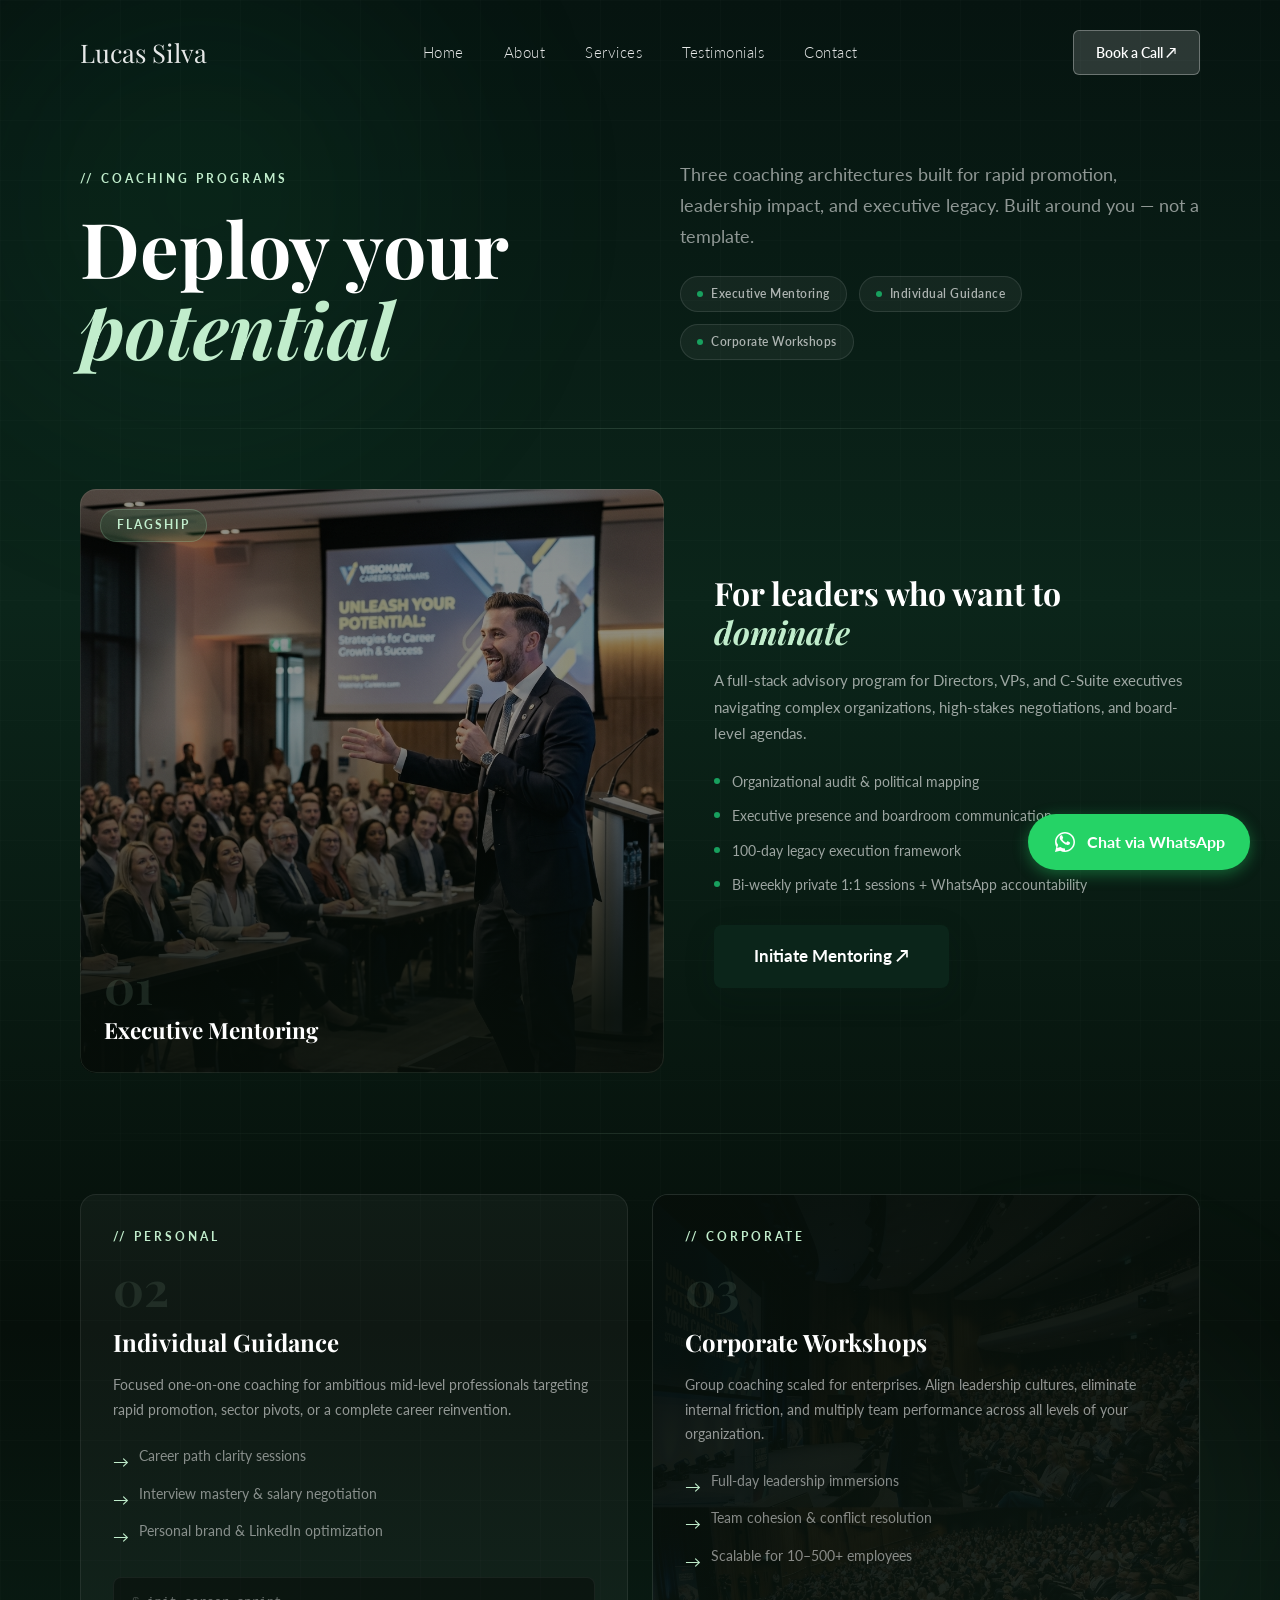
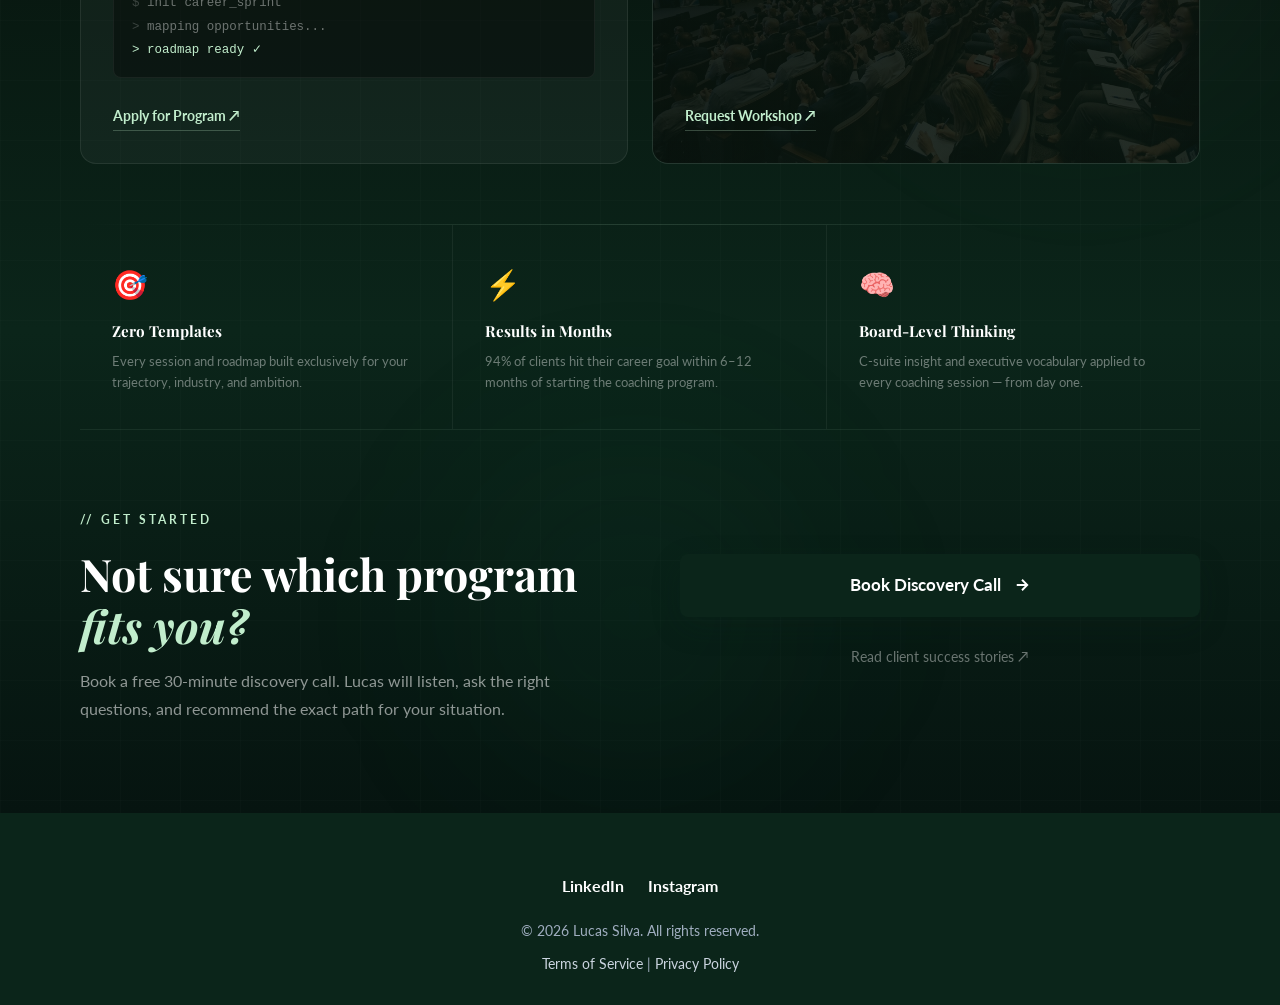
<file: services.html>
<!DOCTYPE html>
<html lang="en">
<head>
    <meta charset="UTF-8">
    <meta name="viewport" content="width=device-width, initial-scale=1.0">
    <title>Services | Lucas Silva — Career Coach</title>
    <meta name="description" content="Explore Lucas Silva's coaching programs — Executive Mentoring, Individual Guidance, and Corporate Workshops.">
    <link href="https://fonts.googleapis.com/css2?family=Playfair+Display:ital,wght@0,600;0,700;1,600&family=Lato:wght@300;400;700&display=swap" rel="stylesheet">
    <link rel="stylesheet" href="style.css">
</head>
<body>

    <!-- Navigation -->
    <nav id="main-nav" class="nav-transparent">
        <div class="container nav-container">
            <a href="index.html" class="logo">Lucas Silva</a>
            <div class="nav-links">
                <a href="index.html">Home</a>
                <a href="about.html">About</a>
                <a href="services.html">Services</a>
                <a href="testimonials.html">Testimonials</a>
                <a href="index.html#consultation">Contact</a>
            </div>
            <a href="index.html#consultation" class="nav-cta-btn">Book a Call ↗</a>
        </div>
    </nav>

    <!-- ============================================================
         MEGA DARK BLOCK — All Services sections
    ============================================================ -->
    <div style="background: linear-gradient(180deg, #061410 0%, #0b251a 25%, #060f0a 55%, #0b251a 80%, #061410 100%); position: relative; overflow: hidden; min-height: 100vh; padding-top: 80px;">

        <!-- Orbs -->
        <div style="position:absolute; width:700px; height:700px; background:radial-gradient(circle, rgba(24,160,94,0.11) 0%, transparent 70%); border-radius:50%; filter:blur(80px); top:-150px; left:-150px; pointer-events:none;"></div>
        <div style="position:absolute; width:600px; height:600px; background:radial-gradient(circle, rgba(193,237,204,0.05) 0%, transparent 70%); border-radius:50%; filter:blur(80px); top:50%; right:-100px; pointer-events:none;"></div>
        <div style="position:absolute; width:500px; height:500px; background:radial-gradient(circle, rgba(24,160,94,0.08) 0%, transparent 70%); border-radius:50%; filter:blur(80px); bottom:-50px; left:30%; pointer-events:none;"></div>

        <!-- Grid texture -->
        <div style="position:absolute; inset:0; background-image: linear-gradient(rgba(255,255,255,0.012) 1px, transparent 1px), linear-gradient(90deg, rgba(255,255,255,0.012) 1px, transparent 1px); background-size: 60px 60px; pointer-events:none; z-index:0;"></div>

        <div style="position:relative; z-index:2; max-width:1200px; margin:0 auto; padding:0 40px;">

            <!-- ─── HERO ─── -->
            <div style="padding: 80px 0 60px;" class="hidden-fade-up">
                <div class="rs-grid-2" style="gap:80px; align-items:end;">
                    <div>
                        <div class="green-label">// COACHING PROGRAMS</div>
                        <h1 style="font-family:var(--font-heading); font-size:clamp(3rem,6vw,5rem); color:white; font-weight:700; line-height:1.05; margin-bottom:0;">Deploy your<br><em style="font-style:italic; color:var(--secondary-color);">potential</em></h1>
                    </div>
                    <div style="padding-bottom:8px;">
                        <p style="color:rgba(255,255,255,0.55); font-size:1.1rem; line-height:1.75; margin-bottom:24px;">Three coaching architectures built for rapid promotion, leadership impact, and executive legacy. Built around you — not a template.</p>
                        <div style="display:flex; gap:12px; flex-wrap:wrap;">
                            <div class="cred-pill"><div class="cred-pill-dot"></div>Executive Mentoring</div>
                            <div class="cred-pill"><div class="cred-pill-dot"></div>Individual Guidance</div>
                            <div class="cred-pill"><div class="cred-pill-dot"></div>Corporate Workshops</div>
                        </div>
                    </div>
                </div>
            </div>

            <!-- Divider -->
            <div style="height:1px; background:linear-gradient(90deg, transparent, rgba(193,237,204,0.15), transparent); margin:0 0 60px;"></div>

            <!-- ─── SERVICE 01: EXECUTIVE ─── -->
            <div class="rs-grid-services-list hidden-fade-up" style="gap:50px; align-items:center; padding-bottom:60px;">
                <div style="position:relative; border-radius:16px; overflow:hidden; min-height:400px;">
                    <img src="assets/joao_hero.png" alt="Executive Mentoring" style="width:100%; height:100%; object-fit:cover; object-position:top center; display:block; filter:brightness(0.7) saturate(0.7); min-height:400px;">
                    <div style="position:absolute; inset:0; background:linear-gradient(to top, rgba(6,14,9,0.9) 10%, rgba(6,14,9,0.2) 60%);"></div>
                    <div style="position:absolute; top:20px; left:20px; background:rgba(24,160,94,0.15); border:1px solid rgba(193,237,204,0.2); border-radius:50px; padding:6px 16px; font-size:0.72rem; letter-spacing:2px; text-transform:uppercase; color:var(--secondary-color); font-weight:700;">Flagship</div>
                    <div style="position:absolute; bottom:24px; left:24px; right:24px;">
                        <div style="font-family:var(--font-heading); font-size:3rem; color:rgba(193,237,204,0.12); font-weight:700; line-height:1; margin-bottom:4px;">01</div>
                        <div style="color:white; font-size:1.4rem; font-family:var(--font-heading); font-weight:700;">Executive Mentoring</div>
                    </div>
                    <div style="position:absolute; inset:0; border:1px solid rgba(193,237,204,0.1); border-radius:16px; pointer-events:none;"></div>
                </div>
                <div>
                    <h2 style="color:white; font-family:var(--font-heading); font-size:2rem; line-height:1.2; margin-bottom:16px;">For leaders who want to <em style="color:var(--secondary-color);">dominate</em></h2>
                    <p style="color:rgba(255,255,255,0.6); font-size:0.95rem; line-height:1.75; margin-bottom:24px;">A full-stack advisory program for Directors, VPs, and C-Suite executives navigating complex organizations, high-stakes negotiations, and board-level agendas.</p>
                    <div style="display:flex; flex-direction:column; gap:12px; margin-bottom:28px;">
                        <div style="display:flex; align-items:flex-start; gap:12px;">
                            <div style="width:6px; height:6px; background:var(--accent-color); border-radius:50%; flex-shrink:0; margin-top:7px;"></div>
                            <p style="color:rgba(255,255,255,0.6); font-size:0.88rem; line-height:1.6; margin:0;">Organizational audit & political mapping</p>
                        </div>
                        <div style="display:flex; align-items:flex-start; gap:12px;">
                            <div style="width:6px; height:6px; background:var(--accent-color); border-radius:50%; flex-shrink:0; margin-top:7px;"></div>
                            <p style="color:rgba(255,255,255,0.6); font-size:0.88rem; line-height:1.6; margin:0;">Executive presence and boardroom communication</p>
                        </div>
                        <div style="display:flex; align-items:flex-start; gap:12px;">
                            <div style="width:6px; height:6px; background:var(--accent-color); border-radius:50%; flex-shrink:0; margin-top:7px;"></div>
                            <p style="color:rgba(255,255,255,0.6); font-size:0.88rem; line-height:1.6; margin:0;">100-day legacy execution framework</p>
                        </div>
                        <div style="display:flex; align-items:flex-start; gap:12px;">
                            <div style="width:6px; height:6px; background:var(--accent-color); border-radius:50%; flex-shrink:0; margin-top:7px;"></div>
                            <p style="color:rgba(255,255,255,0.6); font-size:0.88rem; line-height:1.6; margin:0;">Bi-weekly private 1:1 sessions + WhatsApp accountability</p>
                        </div>
                    </div>
                    <a href="https://wa.me/1234567890?text=Executive%20Mentoring%20inquiry" target="_blank" class="cta-button-v2" style="display:inline-flex; gap:8px; align-items:center;">
                        Initiate Mentoring ↗
                    </a>
                </div>
            </div>

            <!-- Divider -->
            <div style="height:1px; background:linear-gradient(90deg, transparent, rgba(193,237,204,0.12), transparent); margin:0 0 60px;"></div>

            <!-- ─── SERVICE 02 + 03 side by side ─── -->
            <div class="rs-grid-2 hidden-fade-up" style="gap:24px; padding-bottom:60px;">

                <!-- Individual Guidance -->
                <div class="svc-card-dark" style="position:relative;">
                    <div class="green-label" style="margin-bottom:16px;">// PERSONAL</div>
                    <div style="font-family:var(--font-heading); font-size:3rem; color:rgba(193,237,204,0.1); font-weight:700; line-height:1; margin-bottom:12px;">02</div>
                    <h3 style="color:white; font-size:1.5rem; margin-bottom:12px;">Individual Guidance</h3>
                    <p style="color:rgba(255,255,255,0.55); font-size:0.9rem; line-height:1.7; margin-bottom:24px;">Focused one-on-one coaching for ambitious mid-level professionals targeting rapid promotion, sector pivots, or a complete career reinvention.</p>
                    <div style="display:flex; flex-direction:column; gap:10px; margin-bottom:28px;">
                        <div style="display:flex; gap:10px; align-items:flex-start;">
                            <span style="color:var(--secondary-color); flex-shrink:0; margin-top:2px;">→</span>
                            <p style="color:rgba(255,255,255,0.5); font-size:0.85rem; margin:0; line-height:1.6;">Career path clarity sessions</p>
                        </div>
                        <div style="display:flex; gap:10px; align-items:flex-start;">
                            <span style="color:var(--secondary-color); flex-shrink:0; margin-top:2px;">→</span>
                            <p style="color:rgba(255,255,255,0.5); font-size:0.85rem; margin:0; line-height:1.6;">Interview mastery & salary negotiation</p>
                        </div>
                        <div style="display:flex; gap:10px; align-items:flex-start;">
                            <span style="color:var(--secondary-color); flex-shrink:0; margin-top:2px;">→</span>
                            <p style="color:rgba(255,255,255,0.5); font-size:0.85rem; margin:0; line-height:1.6;">Personal brand & LinkedIn optimization</p>
                        </div>
                    </div>
                    <!-- Terminal element -->
                    <div style="background:rgba(0,0,0,0.35); border:1px solid rgba(255,255,255,0.06); border-radius:8px; padding:14px 18px; font-family:monospace; font-size:0.78rem; color:rgba(255,255,255,0.4); line-height:1.9; margin-bottom:24px;">
                        <span style="color:rgba(255,255,255,0.2);">$ </span>init career_sprint<br>
                        <span style="color:rgba(255,255,255,0.2);">&gt; </span>mapping opportunities...<br>
                        <span style="color:var(--secondary-color);">&gt; roadmap ready ✓</span>
                    </div>
                    <a href="https://wa.me/1234567890?text=Individual%20Guidance%20inquiry" target="_blank" style="display:inline-flex; align-items:center; gap:8px; color:var(--secondary-color); font-weight:700; font-size:0.85rem; border-bottom:1px solid rgba(193,237,204,0.25); padding-bottom:2px; transition:color 0.2s;">Apply for Program ↗</a>
                </div>

                <!-- Corporate Workshops -->
                <div class="svc-card-dark" style="position:relative; overflow:hidden; padding:0;">
                    <img src="assets/joao_workshop.png" alt="Corporate Workshops" loading="lazy" style="position:absolute; inset:0; width:100%; height:100%; object-fit:cover; object-position:center; opacity:0.35; filter:brightness(0.7); transition:transform 0.6s ease;">
                    <div style="position:absolute; inset:0; background:linear-gradient(160deg, rgba(6,14,9,0.92) 0%, rgba(6,14,9,0.5) 100%);"></div>
                    <div style="position:relative; z-index:2; padding:32px; height:100%; display:flex; flex-direction:column;">
                        <div class="green-label" style="margin-bottom:16px;">// CORPORATE</div>
                        <div style="font-family:var(--font-heading); font-size:3rem; color:rgba(193,237,204,0.1); font-weight:700; line-height:1; margin-bottom:12px;">03</div>
                        <h3 style="color:white; font-size:1.5rem; margin-bottom:12px;">Corporate Workshops</h3>
                        <p style="color:rgba(255,255,255,0.55); font-size:0.9rem; line-height:1.7; margin-bottom:24px;">Group coaching scaled for enterprises. Align leadership cultures, eliminate internal friction, and multiply team performance across all levels of your organization.</p>
                        <div style="display:flex; flex-direction:column; gap:10px; margin-bottom:28px;">
                            <div style="display:flex; gap:10px; align-items:flex-start;">
                                <span style="color:var(--secondary-color); flex-shrink:0; margin-top:2px;">→</span>
                                <p style="color:rgba(255,255,255,0.5); font-size:0.85rem; margin:0; line-height:1.6;">Full-day leadership immersions</p>
                            </div>
                            <div style="display:flex; gap:10px; align-items:flex-start;">
                                <span style="color:var(--secondary-color); flex-shrink:0; margin-top:2px;">→</span>
                                <p style="color:rgba(255,255,255,0.5); font-size:0.85rem; margin:0; line-height:1.6;">Team cohesion & conflict resolution</p>
                            </div>
                            <div style="display:flex; gap:10px; align-items:flex-start;">
                                <span style="color:var(--secondary-color); flex-shrink:0; margin-top:2px;">→</span>
                                <p style="color:rgba(255,255,255,0.5); font-size:0.85rem; margin:0; line-height:1.6;">Scalable for 10–500+ employees</p>
                            </div>
                        </div>
                        <div style="margin-top:auto;">
                            <a href="https://wa.me/1234567890?text=Corporate%20Workshop%20inquiry" target="_blank" style="display:inline-flex; align-items:center; gap:8px; color:var(--secondary-color); font-weight:700; font-size:0.85rem; border-bottom:1px solid rgba(193,237,204,0.25); padding-bottom:2px; transition:color 0.2s;">Request Workshop ↗</a>
                        </div>
                    </div>
                </div>
            </div>

            <!-- Divider -->
            <div style="height:1px; background:linear-gradient(90deg, transparent, rgba(193,237,204,0.15), transparent); margin:0 0 0;"></div>

            <!-- ─── WHY DIFFERENT strip ─── -->
            <div class="rs-grid-3 hidden-fade-up" style="border-bottom:1px solid rgba(193,237,204,0.08);">
                <div style="padding:36px 32px; border-right:1px solid rgba(255,255,255,0.06);">
                    <div style="font-size:1.8rem; margin-bottom:12px;">🎯</div>
                    <h4 style="color:white; font-size:0.95rem; margin-bottom:8px; font-weight:700;">Zero Templates</h4>
                    <p style="color:rgba(255,255,255,0.4); font-size:0.82rem; line-height:1.6; margin:0;">Every session and roadmap built exclusively for your trajectory, industry, and ambition.</p>
                </div>
                <div style="padding:36px 32px; border-right:1px solid rgba(255,255,255,0.06);">
                    <div style="font-size:1.8rem; margin-bottom:12px;">⚡</div>
                    <h4 style="color:white; font-size:0.95rem; margin-bottom:8px; font-weight:700;">Results in Months</h4>
                    <p style="color:rgba(255,255,255,0.4); font-size:0.82rem; line-height:1.6; margin:0;">94% of clients hit their career goal within 6–12 months of starting the coaching program.</p>
                </div>
                <div style="padding:36px 32px;">
                    <div style="font-size:1.8rem; margin-bottom:12px;">🧠</div>
                    <h4 style="color:white; font-size:0.95rem; margin-bottom:8px; font-weight:700;">Board-Level Thinking</h4>
                    <p style="color:rgba(255,255,255,0.4); font-size:0.82rem; line-height:1.6; margin:0;">C-suite insight and executive vocabulary applied to every coaching session — from day one.</p>
                </div>
            </div>

            <!-- ─── CTA ─── -->
            <div class="rs-grid-2 hidden-section" style="padding:80px 0 90px; gap:80px; align-items:center;">
                <div>
                    <div class="green-label">// GET STARTED</div>
                    <h2 class="dark-headline" style="font-size:clamp(2rem,3.5vw,3rem); margin-bottom:16px;">Not sure which program <em>fits you?</em></h2>
                    <p style="color:rgba(255,255,255,0.55); font-size:1rem; line-height:1.75;">Book a free 30-minute discovery call. Lucas will listen, ask the right questions, and recommend the exact path for your situation.</p>
                </div>
                <div style="display:flex; flex-direction:column; gap:16px;">
                    <a href="https://wa.me/1234567890?text=Hello,%20I%E2%80%99m%20interested%20in%20booking%20a%20consultation%20with%20Jo%C3%A3o%20Silva." class="cta-button-v2" target="_blank" rel="noopener noreferrer" style="justify-content:center;">
                        Book Discovery Call
                        <svg width="18" height="18" viewBox="0 0 24 24" fill="none" stroke="currentColor" stroke-width="2.5"><path d="M5 12h14M12 5l7 7-7 7"/></svg>
                    </a>
                    <a href="testimonials.html" style="display:flex; align-items:center; justify-content:center; gap:10px; color:rgba(255,255,255,0.4); font-size:0.9rem; padding:12px; transition:color 0.2s;">
                        Read client success stories ↗
                    </a>
                </div>
            </div>

        </div>
    </div>

    <!-- WhatsApp -->
    <a href="https://wa.me/1234567890?text=Hello,%20I%E2%80%99m%20interested%20in%20booking%20a%20consultation%20with%20Jo%C3%A3o%20Silva." class="whatsapp-float" target="_blank" rel="noopener noreferrer">
        <svg viewBox="0 0 32 32" width="24" height="24" fill="white"><path d="M16 2.667C8.636 2.667 2.667 8.636 2.667 16c0 2.344.609 4.615 1.765 6.615L2.667 29.333l6.896-1.807a13.23 13.23 0 006.437 1.672h.005c7.364 0 13.333-5.969 13.333-13.333S23.364 2.667 16 2.667zm0 21.933a11.11 11.11 0 01-5.698-1.573l-.406-.24-4.24 1.115 1.135-4.135-.265-.422A11.144 11.144 0 014.8 16c0-6.188 5.036-11.224 11.224-11.224S27.248 9.813 27.248 16c0 6.188-5.036 11.224-11.224 11.224zm6.162-8.411c-.339-.166-2.005-.989-2.318-1.104-.312-.115-.541-.166-.766.166-.234.339-.875 1.104-1.073 1.328-.193.234-.401.265-.74.099-.338-.166-1.432-.526-2.73-1.682-.136-.12-.266-.245-.391-.37-.88-.887-1.47-1.92-1.64-2.213-.172-.297-.015-.463.151-.63.156-.151.339-.396.505-.594.167-.193.224-.339.339-.562.115-.224.057-.427-.026-.594-.083-.166-.766-1.849-1.052-2.531-.281-.667-.568-.578-.766-.588h-.651c-.224 0-.594.083-.906.422-.312.339-1.198 1.172-1.198 2.854 0 1.682 1.224 3.307 1.396 3.536.167.224 2.417 3.693 5.86 5.177 2.146.927 3.016 1.057 3.979 1.005.958-.052 2.005-.818 2.286-1.61.281-.792.281-1.469.198-1.61-.083-.141-.307-.224-.651-.391v-.005z"/></svg>
        <span>Chat via WhatsApp</span>
    </a>

    <!-- Footer -->
    <footer>
        <div class="container footer-content">
            <div class="social-links">
                <a href="#" aria-label="LinkedIn">LinkedIn</a>
                <a href="#" aria-label="Instagram">Instagram</a>
            </div>
            <div class="footer-legal">
                <p>&copy; 2026 Lucas Silva. All rights reserved.</p>
                <p><a href="#">Terms of Service</a> | <a href="#">Privacy Policy</a></p>
            </div>
        </div>
    </footer>
    <script src="script.js"></script>
</body>
</html>
</file>
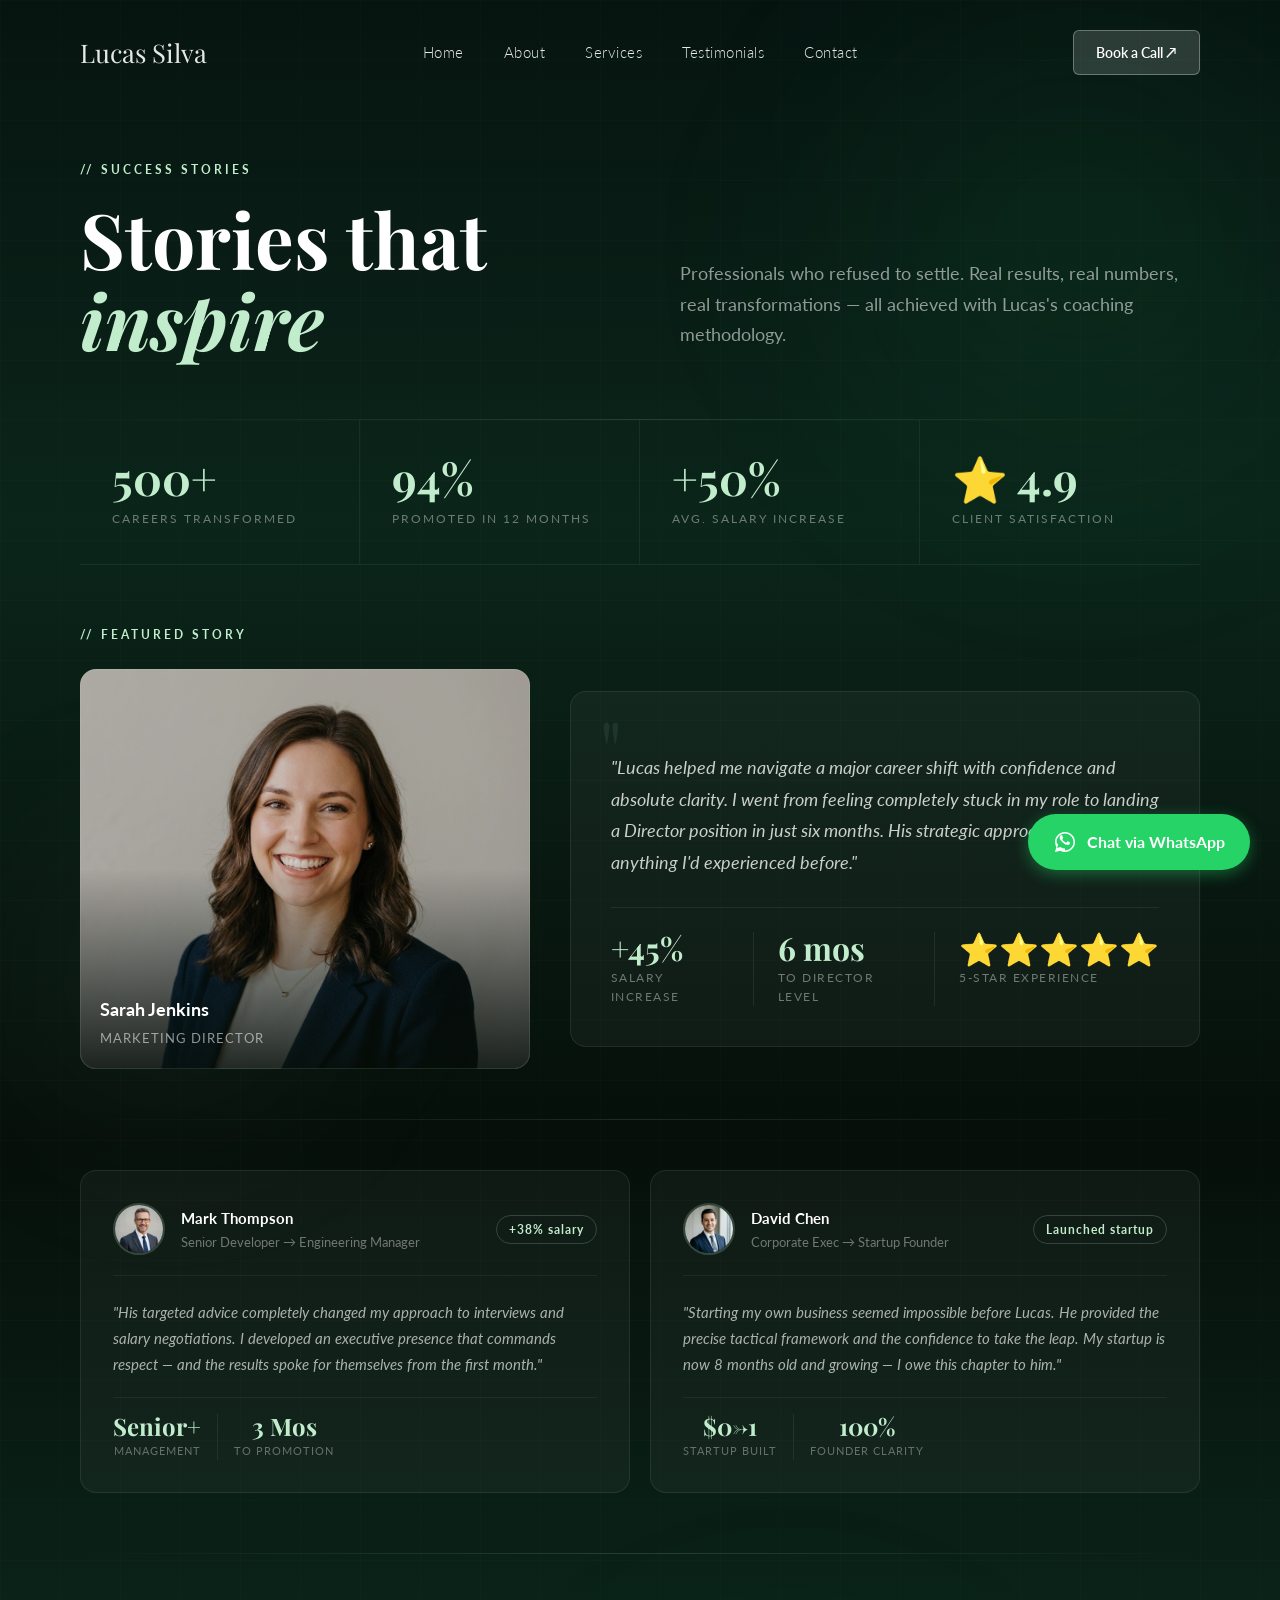
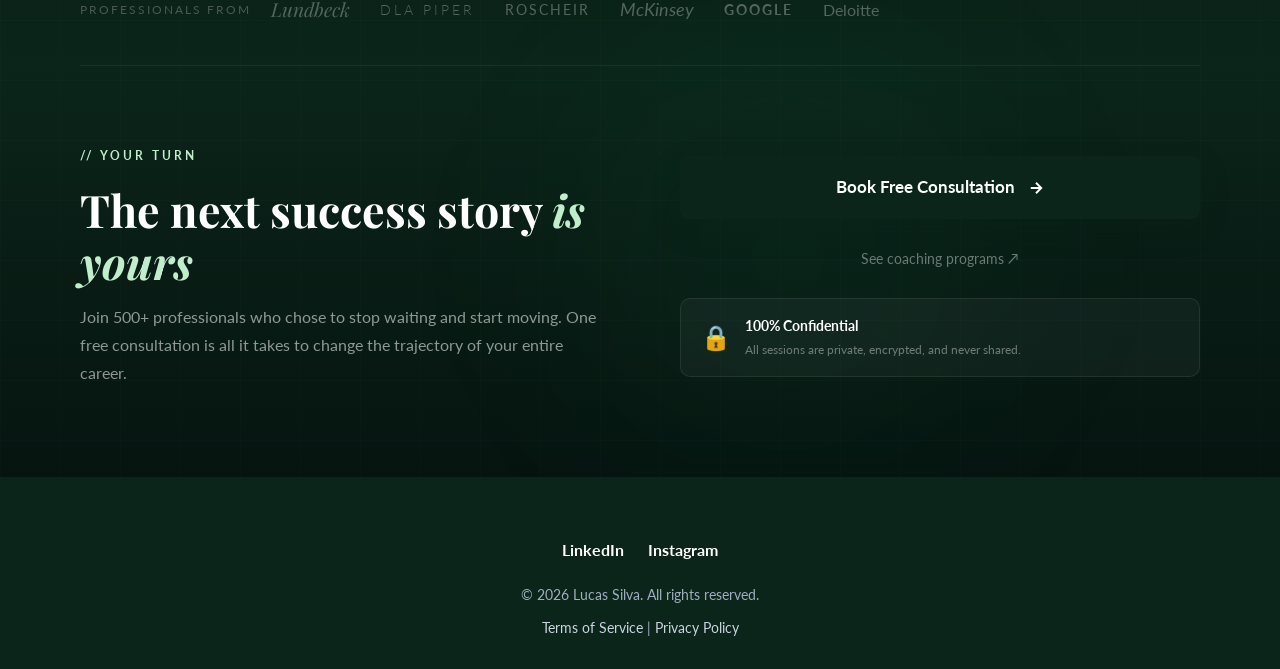
<file: testimonials.html>
<!DOCTYPE html>
<html lang="en">
<head>
    <meta charset="UTF-8">
    <meta name="viewport" content="width=device-width, initial-scale=1.0">
    <title>Client Stories | Lucas Silva — Career Coach</title>
    <meta name="description" content="Real testimonials from clients who transformed their careers with Lucas Silva's coaching programs.">
    <link href="https://fonts.googleapis.com/css2?family=Playfair+Display:ital,wght@0,600;0,700;1,600&family=Lato:wght@300;400;700&display=swap" rel="stylesheet">
    <link rel="stylesheet" href="style.css">
</head>
<body>

    <!-- Navigation -->
    <nav id="main-nav" class="nav-transparent">
        <div class="container nav-container">
            <a href="index.html" class="logo">Lucas Silva</a>
            <div class="nav-links">
                <a href="index.html">Home</a>
                <a href="about.html">About</a>
                <a href="services.html">Services</a>
                <a href="testimonials.html">Testimonials</a>
                <a href="index.html#consultation">Contact</a>
            </div>
            <a href="index.html#consultation" class="nav-cta-btn">Book a Call ↗</a>
        </div>
    </nav>

    <!-- ============================================================
         MEGA DARK BLOCK — All Testimonial sections
    ============================================================ -->
    <div style="background: linear-gradient(180deg, #061410 0%, #0b251a 25%, #060f0a 55%, #0b251a 80%, #061410 100%); position: relative; overflow: hidden; min-height: 100vh; padding-top: 80px;">

        <!-- Orbs -->
        <div style="position:absolute; width:700px; height:700px; background:radial-gradient(circle, rgba(24,160,94,0.10) 0%, transparent 70%); border-radius:50%; filter:blur(80px); top:-100px; right:-150px; pointer-events:none;"></div>
        <div style="position:absolute; width:500px; height:500px; background:radial-gradient(circle, rgba(193,237,204,0.05) 0%, transparent 70%); border-radius:50%; filter:blur(80px); top:35%; left:-80px; pointer-events:none;"></div>
        <div style="position:absolute; width:600px; height:600px; background:radial-gradient(circle, rgba(24,160,94,0.07) 0%, transparent 70%); border-radius:50%; filter:blur(80px); bottom:-80px; right:15%; pointer-events:none;"></div>

        <!-- Grid texture -->
        <div style="position:absolute; inset:0; background-image: linear-gradient(rgba(255,255,255,0.012) 1px, transparent 1px), linear-gradient(90deg, rgba(255,255,255,0.012) 1px, transparent 1px); background-size: 60px 60px; pointer-events:none; z-index:0;"></div>

        <div style="position:relative; z-index:2; max-width:1200px; margin:0 auto; padding:0 40px;">

            <!-- ─── HERO ─── -->
            <div style="padding: 80px 0 60px;" class="hidden-fade-up">
                <div class="rs-grid-2" style="gap:80px; align-items:end;">
                    <div>
                        <div class="green-label">// SUCCESS STORIES</div>
                        <h1 style="font-family:var(--font-heading); font-size:clamp(3rem,6vw,5rem); color:white; font-weight:700; line-height:1.05; margin-bottom:0;">Stories that<br><em style="font-style:italic; color:var(--secondary-color);">inspire</em></h1>
                    </div>
                    <div style="padding-bottom:8px;">
                        <p style="color:rgba(255,255,255,0.55); font-size:1.1rem; line-height:1.75; margin-bottom:0;">Professionals who refused to settle. Real results, real numbers, real transformations — all achieved with Lucas's coaching methodology.</p>
                    </div>
                </div>
            </div>

            <!-- Divider -->
            <div style="height:1px; background:linear-gradient(90deg, transparent, rgba(193,237,204,0.15), transparent); margin:0 0 0;"></div>

            <!-- ─── IMPACT METRICS STRIP ─── -->
            <div class="rs-grid-4 hidden-fade-up" style="border-bottom:1px solid rgba(193,237,204,0.08);">
                <div style="padding:36px 32px; border-right:1px solid rgba(255,255,255,0.06);">
                    <div style="font-family:var(--font-heading); font-size:2.8rem; color:var(--secondary-color); font-weight:700; line-height:1; margin-bottom:8px;">500+</div>
                    <div style="font-size:0.75rem; letter-spacing:2px; text-transform:uppercase; color:rgba(255,255,255,0.4);">Careers Transformed</div>
                </div>
                <div style="padding:36px 32px; border-right:1px solid rgba(255,255,255,0.06);">
                    <div style="font-family:var(--font-heading); font-size:2.8rem; color:var(--secondary-color); font-weight:700; line-height:1; margin-bottom:8px;">94%</div>
                    <div style="font-size:0.75rem; letter-spacing:2px; text-transform:uppercase; color:rgba(255,255,255,0.4);">Promoted in 12 months</div>
                </div>
                <div style="padding:36px 32px; border-right:1px solid rgba(255,255,255,0.06);">
                    <div style="font-family:var(--font-heading); font-size:2.8rem; color:var(--secondary-color); font-weight:700; line-height:1; margin-bottom:8px;">+50%</div>
                    <div style="font-size:0.75rem; letter-spacing:2px; text-transform:uppercase; color:rgba(255,255,255,0.4);">Avg. Salary Increase</div>
                </div>
                <div style="padding:36px 32px;">
                    <div style="font-family:var(--font-heading); font-size:2.8rem; color:var(--secondary-color); font-weight:700; line-height:1; margin-bottom:8px;">⭐ 4.9</div>
                    <div style="font-size:0.75rem; letter-spacing:2px; text-transform:uppercase; color:rgba(255,255,255,0.4);">Client Satisfaction</div>
                </div>
            </div>

            <!-- ─── FEATURED TESTIMONIAL ─── -->
            <div style="padding:60px 0 50px;" class="hidden-fade-up">
                <div class="green-label" style="margin-bottom:24px;">// FEATURED STORY</div>
                <div class="rs-grid-testimonials" style="gap:40px; align-items:center;">
                    <!-- Client image -->
                    <div style="position:relative; border-radius:16px; overflow:hidden;">
                        <img src="assets/client_1.png" alt="Sarah Jenkins" loading="lazy" style="width:100%; max-height:400px; object-fit:cover; object-position:top center; display:block; filter:brightness(0.85);">
                        <div style="position:absolute; inset:0; background:linear-gradient(to top, rgba(6,14,9,0.85) 0%, transparent 50%);"></div>
                        <div style="position:absolute; bottom:20px; left:20px;">
                            <div style="color:white; font-weight:700; font-size:1.1rem; margin-bottom:4px;">Sarah Jenkins</div>
                            <div style="color:rgba(255,255,255,0.55); font-size:0.82rem; letter-spacing:1px; text-transform:uppercase;">Marketing Director</div>
                        </div>
                        <div style="position:absolute; inset:0; border:1px solid rgba(193,237,204,0.12); border-radius:16px; pointer-events:none;"></div>
                    </div>
                    <!-- Quote content -->
                    <div style="background:rgba(255,255,255,0.04); border:1px solid rgba(255,255,255,0.08); border-radius:16px; padding:40px; position:relative;">
                        <div style="font-family:var(--font-heading); font-size:5rem; color:rgba(193,237,204,0.08); line-height:1; position:absolute; top:16px; left:28px;">"</div>
                        <p style="color:rgba(255,255,255,0.78); font-size:1.1rem; line-height:1.8; font-style:italic; margin-bottom:28px; padding-top:20px; position:relative; z-index:1;">"Lucas helped me navigate a major career shift with confidence and absolute clarity. I went from feeling completely stuck in my role to landing a Director position in just six months. His strategic approach is unlike anything I'd experienced before."</p>
                        <div style="display:flex; gap:24px; padding-top:24px; border-top:1px solid rgba(255,255,255,0.07);">
                            <div>
                                <div style="font-family:var(--font-heading); font-size:2rem; color:var(--secondary-color); font-weight:700; line-height:1; margin-bottom:4px;">+45%</div>
                                <div style="color:rgba(255,255,255,0.4); font-size:0.75rem; text-transform:uppercase; letter-spacing:1.5px;">Salary Increase</div>
                            </div>
                            <div style="width:1px; background:rgba(255,255,255,0.08);"></div>
                            <div>
                                <div style="font-family:var(--font-heading); font-size:2rem; color:var(--secondary-color); font-weight:700; line-height:1; margin-bottom:4px;">6 mos</div>
                                <div style="color:rgba(255,255,255,0.4); font-size:0.75rem; text-transform:uppercase; letter-spacing:1.5px;">To Director Level</div>
                            </div>
                            <div style="width:1px; background:rgba(255,255,255,0.08);"></div>
                            <div>
                                <div style="font-family:var(--font-heading); font-size:2rem; color:var(--secondary-color); font-weight:700; line-height:1; margin-bottom:4px;">⭐⭐⭐⭐⭐</div>
                                <div style="color:rgba(255,255,255,0.4); font-size:0.75rem; text-transform:uppercase; letter-spacing:1.5px;">5-Star Experience</div>
                            </div>
                        </div>
                    </div>
                </div>
            </div>

            <!-- Divider -->
            <div style="height:1px; background:linear-gradient(90deg, transparent, rgba(193,237,204,0.12), transparent); margin:0 0 50px;"></div>

            <!-- ─── TWO MORE TESTIMONIALS ─── -->
            <div class="rs-grid-2 hidden-fade-up" style="gap:20px; padding-bottom:60px;">

                <div class="svc-card-dark">
                    <div style="display:flex; align-items:center; gap:16px; margin-bottom:24px; padding-bottom:20px; border-bottom:1px solid rgba(255,255,255,0.06);">
                        <img src="assets/client_2.png" alt="Mark Thompson" loading="lazy" style="width:52px; height:52px; border-radius:50%; object-fit:cover; object-position:top; border:2px solid rgba(193,237,204,0.2);">
                        <div>
                            <div style="color:white; font-weight:700; font-size:0.95rem;">Mark Thompson</div>
                            <div style="color:rgba(255,255,255,0.4); font-size:0.8rem; margin-top:2px;">Senior Developer → Engineering Manager</div>
                        </div>
                        <div style="margin-left:auto; color:var(--secondary-color); font-size:0.75rem; font-weight:700; letter-spacing:1px; border:1px solid rgba(193,237,204,0.2); border-radius:50px; padding:4px 12px; white-space:nowrap;">+38% salary</div>
                    </div>
                    <p style="color:rgba(255,255,255,0.65); font-size:0.92rem; line-height:1.75; font-style:italic;">"His targeted advice completely changed my approach to interviews and salary negotiations. I developed an executive presence that commands respect — and the results spoke for themselves from the first month."</p>
                    <div style="display:flex; gap:16px; margin-top:20px; padding-top:16px; border-top:1px solid rgba(255,255,255,0.06);">
                        <div style="text-align:center;">
                            <div style="font-family:var(--font-heading); font-size:1.5rem; color:var(--secondary-color); font-weight:700; line-height:1;">Senior+</div>
                            <div style="color:rgba(255,255,255,0.35); font-size:0.7rem; text-transform:uppercase; letter-spacing:1px; margin-top:4px;">Management</div>
                        </div>
                        <div style="width:1px; background:rgba(255,255,255,0.07);"></div>
                        <div style="text-align:center;">
                            <div style="font-family:var(--font-heading); font-size:1.5rem; color:var(--secondary-color); font-weight:700; line-height:1;">3 Mos</div>
                            <div style="color:rgba(255,255,255,0.35); font-size:0.7rem; text-transform:uppercase; letter-spacing:1px; margin-top:4px;">To Promotion</div>
                        </div>
                    </div>
                </div>

                <div class="svc-card-dark">
                    <div style="display:flex; align-items:center; gap:16px; margin-bottom:24px; padding-bottom:20px; border-bottom:1px solid rgba(255,255,255,0.06);">
                        <img src="assets/client_3.png" alt="David Chen" loading="lazy" style="width:52px; height:52px; border-radius:50%; object-fit:cover; object-position:top; border:2px solid rgba(193,237,204,0.2);">
                        <div>
                            <div style="color:white; font-weight:700; font-size:0.95rem;">David Chen</div>
                            <div style="color:rgba(255,255,255,0.4); font-size:0.8rem; margin-top:2px;">Corporate Exec → Startup Founder</div>
                        </div>
                        <div style="margin-left:auto; color:var(--secondary-color); font-size:0.75rem; font-weight:700; letter-spacing:1px; border:1px solid rgba(193,237,204,0.2); border-radius:50px; padding:4px 12px; white-space:nowrap;">Launched startup</div>
                    </div>
                    <p style="color:rgba(255,255,255,0.65); font-size:0.92rem; line-height:1.75; font-style:italic;">"Starting my own business seemed impossible before Lucas. He provided the precise tactical framework and the confidence to take the leap. My startup is now 8 months old and growing — I owe this chapter to him."</p>
                    <div style="display:flex; gap:16px; margin-top:20px; padding-top:16px; border-top:1px solid rgba(255,255,255,0.06);">
                        <div style="text-align:center;">
                            <div style="font-family:var(--font-heading); font-size:1.5rem; color:var(--secondary-color); font-weight:700; line-height:1;">$0→1</div>
                            <div style="color:rgba(255,255,255,0.35); font-size:0.7rem; text-transform:uppercase; letter-spacing:1px; margin-top:4px;">Startup Built</div>
                        </div>
                        <div style="width:1px; background:rgba(255,255,255,0.07);"></div>
                        <div style="text-align:center;">
                            <div style="font-family:var(--font-heading); font-size:1.5rem; color:var(--secondary-color); font-weight:700; line-height:1;">100%</div>
                            <div style="color:rgba(255,255,255,0.35); font-size:0.7rem; text-transform:uppercase; letter-spacing:1px; margin-top:4px;">Founder Clarity</div>
                        </div>
                    </div>
                </div>
            </div>

            <!-- Divider -->
            <div style="height:1px; background:linear-gradient(90deg, transparent, rgba(193,237,204,0.15), transparent); margin:0 0 0;"></div>

            <!-- ─── COMPANIES STRIP ─── -->
            <div style="padding:40px 0; border-bottom:1px solid rgba(193,237,204,0.07);" class="hidden-fade-up">
                <div style="display:flex; align-items:center; gap:20px; flex-wrap:wrap;">
                    <span style="color:rgba(255,255,255,0.25); font-size:0.75rem; text-transform:uppercase; letter-spacing:2px; white-space:nowrap;">Professionals from</span>
                    <div style="display:flex; gap:30px; flex-wrap:wrap; align-items:center; flex:1;">
                        <span style="font-family:'Playfair Display', serif; font-style:italic; color:rgba(255,255,255,0.3); font-size:1.2rem; transition:color 0.3s ease;" onmouseover="this.style.color='rgba(193,237,204,0.6)'" onmouseout="this.style.color='rgba(255,255,255,0.3)'">Lundbeck</span>
                        <span style="letter-spacing:3px; color:rgba(255,255,255,0.3); font-size:0.9rem; font-weight:300; transition:color 0.3s ease;" onmouseover="this.style.color='rgba(193,237,204,0.6)'" onmouseout="this.style.color='rgba(255,255,255,0.3)'">DLA PIPER</span>
                        <span style="letter-spacing:2px; color:rgba(255,255,255,0.3); font-size:0.9rem; transition:color 0.3s ease;" onmouseover="this.style.color='rgba(193,237,204,0.6)'" onmouseout="this.style.color='rgba(255,255,255,0.3)'">ROSCHEIR</span>
                        <span style="font-style:italic; color:rgba(255,255,255,0.3); font-size:1.1rem; transition:color 0.3s ease;" onmouseover="this.style.color='rgba(193,237,204,0.6)'" onmouseout="this.style.color='rgba(255,255,255,0.3)'">McKinsey</span>
                        <span style="font-weight:700; letter-spacing:2px; color:rgba(255,255,255,0.3); font-size:0.9rem; transition:color 0.3s ease;" onmouseover="this.style.color='rgba(193,237,204,0.6)'" onmouseout="this.style.color='rgba(255,255,255,0.3)'">GOOGLE</span>
                        <span style="color:rgba(255,255,255,0.3); font-size:1rem; transition:color 0.3s ease;" onmouseover="this.style.color='rgba(193,237,204,0.6)'" onmouseout="this.style.color='rgba(255,255,255,0.3)'">Deloitte</span>
                    </div>
                </div>
            </div>

            <!-- ─── CTA ─── -->
            <div class="rs-grid-2 hidden-section" style="padding:80px 0 90px; gap:80px; align-items:center;">
                <div>
                    <div class="green-label">// YOUR TURN</div>
                    <h2 class="dark-headline" style="font-size:clamp(2rem,3.5vw,3rem); margin-bottom:16px;">The next success story <em>is yours</em></h2>
                    <p style="color:rgba(255,255,255,0.55); font-size:1rem; line-height:1.75;">Join 500+ professionals who chose to stop waiting and start moving. One free consultation is all it takes to change the trajectory of your entire career.</p>
                </div>
                <div style="display:flex; flex-direction:column; gap:16px;">
                    <a href="https://wa.me/1234567890?text=Hello,%20I%E2%80%99m%20interested%20in%20booking%20a%20consultation%20with%20Jo%C3%A3o%20Silva." class="cta-button-v2" target="_blank" rel="noopener noreferrer" style="justify-content:center;">
                        Book Free Consultation
                        <svg width="18" height="18" viewBox="0 0 24 24" fill="none" stroke="currentColor" stroke-width="2.5"><path d="M5 12h14M12 5l7 7-7 7"/></svg>
                    </a>
                    <a href="services.html" style="display:flex; align-items:center; justify-content:center; gap:10px; color:rgba(255,255,255,0.4); font-size:0.9rem; padding:12px; transition:color 0.2s;">
                        See coaching programs ↗
                    </a>
                    <div style="background:rgba(255,255,255,0.04); border:1px solid rgba(255,255,255,0.08); border-radius:10px; padding:16px 20px; display:flex; align-items:center; gap:14px;">
                        <div style="font-size:1.5rem;">🔒</div>
                        <div>
                            <div style="color:white; font-weight:700; font-size:0.88rem; margin-bottom:2px;">100% Confidential</div>
                            <div style="color:rgba(255,255,255,0.4); font-size:0.78rem;">All sessions are private, encrypted, and never shared.</div>
                        </div>
                    </div>
                </div>
            </div>

        </div>
    </div>

    <!-- WhatsApp -->
    <a href="https://wa.me/1234567890?text=Hello,%20I%E2%80%99m%20interested%20in%20booking%20a%20consultation%20with%20Jo%C3%A3o%20Silva." class="whatsapp-float" target="_blank" rel="noopener noreferrer">
        <svg viewBox="0 0 32 32" width="24" height="24" fill="white"><path d="M16 2.667C8.636 2.667 2.667 8.636 2.667 16c0 2.344.609 4.615 1.765 6.615L2.667 29.333l6.896-1.807a13.23 13.23 0 006.437 1.672h.005c7.364 0 13.333-5.969 13.333-13.333S23.364 2.667 16 2.667zm0 21.933a11.11 11.11 0 01-5.698-1.573l-.406-.24-4.24 1.115 1.135-4.135-.265-.422A11.144 11.144 0 014.8 16c0-6.188 5.036-11.224 11.224-11.224S27.248 9.813 27.248 16c0 6.188-5.036 11.224-11.224 11.224zm6.162-8.411c-.339-.166-2.005-.989-2.318-1.104-.312-.115-.541-.166-.766.166-.234.339-.875 1.104-1.073 1.328-.193.234-.401.265-.74.099-.338-.166-1.432-.526-2.73-1.682-.136-.12-.266-.245-.391-.37-.88-.887-1.47-1.92-1.64-2.213-.172-.297-.015-.463.151-.63.156-.151.339-.396.505-.594.167-.193.224-.339.339-.562.115-.224.057-.427-.026-.594-.083-.166-.766-1.849-1.052-2.531-.281-.667-.568-.578-.766-.588h-.651c-.224 0-.594.083-.906.422-.312.339-1.198 1.172-1.198 2.854 0 1.682 1.224 3.307 1.396 3.536.167.224 2.417 3.693 5.86 5.177 2.146.927 3.016 1.057 3.979 1.005.958-.052 2.005-.818 2.286-1.61.281-.792.281-1.469.198-1.61-.083-.141-.307-.224-.651-.391v-.005z"/></svg>
        <span>Chat via WhatsApp</span>
    </a>

    <!-- Footer -->
    <footer>
        <div class="container footer-content">
            <div class="social-links">
                <a href="#" aria-label="LinkedIn">LinkedIn</a>
                <a href="#" aria-label="Instagram">Instagram</a>
            </div>
            <div class="footer-legal">
                <p>&copy; 2026 Lucas Silva. All rights reserved.</p>
                <p><a href="#">Terms of Service</a> | <a href="#">Privacy Policy</a></p>
            </div>
        </div>
    </footer>
    <script src="script.js"></script>
</body>
</html>
</file>
<file: style.css>
@import url('https://fonts.googleapis.com/css2?family=Playfair+Display:ital,wght@0,600;0,700;1,600&family=Lato:wght@300;400;700&display=swap');

/* ================================================================
   NEW HOME PAGE: Hero V2, Marquee, How-it-Works, Results
================================================================ */

/* --- NAV (glass scroll effect) --- */
#main-nav {
    position: fixed;
    top: 0; left: 0; width: 100%;
    z-index: 1000;
    transition: background 0.4s ease, box-shadow 0.4s ease;
    padding: 0;
}
#main-nav.nav-transparent { background: transparent; box-shadow: none; }
#main-nav.nav-scrolled {
    background: rgba(255,255,255,0.92);
    backdrop-filter: blur(12px);
    -webkit-backdrop-filter: blur(12px);
    box-shadow: 0 1px 20px rgba(0,0,0,0.06);
}
#main-nav.nav-scrolled .logo,
#main-nav.nav-scrolled .nav-links a { color: var(--primary-color); opacity: 1; }
#main-nav.nav-transparent .logo,
#main-nav.nav-transparent .nav-links a { color: white; opacity: 0.9; }
#main-nav.nav-transparent .logo { color: white; }
.nav-container { padding: 28px 40px; }
.nav-cta-btn {
    background: var(--accent-color);
    color: white;
    padding: 10px 22px;
    border-radius: 6px;
    font-weight: 600;
    font-size: 0.9rem;
    transition: transform 0.2s, background 0.2s;
}
.nav-cta-btn:hover { transform: translateY(-2px); background: var(--primary-color); color: white; }
#main-nav.nav-transparent .nav-cta-btn { background: rgba(255,255,255,0.15); border: 1px solid rgba(255,255,255,0.3); color: white; }
#main-nav.nav-transparent .nav-cta-btn:hover { background: white; color: var(--primary-color); }

/* --- HERO V2 --- */
.hero-v2 {
    position: relative;
    min-height: 100vh;
    background: radial-gradient(ellipse at 30% 60%, #103828 0%, #0b251a 55%, #061410 100%);
    display: grid;
    grid-template-columns: 1fr 1fr;
    align-items: center;
    overflow: hidden;
    padding: 0 80px;
    gap: 60px;
}
/* Animated mesh background */
.hero-bg-mesh { position: absolute; inset: 0; pointer-events: none; }
.mesh-orb {
    position: absolute;
    border-radius: 50%;
    filter: blur(80px);
    animation: orbFloat 12s ease-in-out infinite alternate;
}
.orb-1 { width: 600px; height: 600px; background: radial-gradient(circle, rgba(24,160,94,0.25) 0%, transparent 70%); top: -100px; right: -100px; animation-delay: 0s; }
.orb-2 { width: 400px; height: 400px; background: radial-gradient(circle, rgba(193,237,204,0.15) 0%, transparent 70%); bottom: 50px; left: 10%; animation-delay: -4s; }
.orb-3 { width: 300px; height: 300px; background: radial-gradient(circle, rgba(11,37,26,0.8) 0%, transparent 70%); top: 30%; left: 40%; animation-delay: -7s; }
@keyframes orbFloat {
    0% { transform: translate(0,0) scale(1); }
    100% { transform: translate(30px, -40px) scale(1.1); }
}

/* Grid lines overlay */
.hero-grid-lines { position: absolute; inset: 0; pointer-events: none; overflow: hidden; }
.hgl {
    position: absolute;
    background: rgba(255,255,255,0.03);
}
.hgl-1 { width: 1px; height: 100%; top: 0; left: 33%; }
.hgl-2 { width: 1px; height: 100%; top: 0; left: 66%; }
.hgl-3 { width: 100%; height: 1px; top: 60%; left: 0; }

/* Left content */
.hero-v2-content {
    position: relative;
    z-index: 10;
    padding: 160px 0 80px;
}
.hero-eyebrow {
    display: flex;
    align-items: center;
    gap: 10px;
    color: rgba(193,237,204,0.8);
    font-size: 0.85rem;
    letter-spacing: 2px;
    text-transform: uppercase;
    margin-bottom: 32px;
    font-family: var(--font-body);
}
.eyebrow-dot {
    width: 6px; height: 6px;
    background: var(--accent-color);
    border-radius: 50%;
    animation: pulseDot 2s infinite;
}

.hero-v2-headline {
    font-family: var(--font-heading);
    font-size: clamp(3rem, 5vw, 5.5rem);
    line-height: 1.05;
    color: white;
    margin-bottom: 28px;
    display: flex;
    flex-direction: column;
}
.line-reveal {
    display: block;
    overflow: hidden;
    animation: lineSlideIn 0.9s cubic-bezier(0.165, 0.84, 0.44, 1) both;
}
.line-1 { animation-delay: 0.2s; }
.line-2 {
    animation-delay: 0.4s;
    font-style: italic;
    color: var(--secondary-color);
}
@keyframes lineSlideIn {
    from { transform: translateY(100%); opacity: 0; }
    to   { transform: translateY(0);    opacity: 1; }
}

.hero-v2-sub {
    font-size: 1.1rem;
    color: rgba(255,255,255,0.65);
    line-height: 1.7;
    max-width: 480px;
    margin-bottom: 40px;
    animation: fadeUp 0.8s ease 0.6s both;
}
@keyframes fadeUp {
    from { opacity: 0; transform: translateY(20px); }
    to   { opacity: 1; transform: translateY(0); }
}

.hero-v2-actions {
    display: flex;
    align-items: center;
    gap: 20px;
    margin-bottom: 60px;
    animation: fadeUp 0.8s ease 0.8s both;
}
.hero-cta-primary {
    display: inline-flex;
    align-items: center;
    gap: 10px;
    background: var(--accent-color);
    color: white;
    padding: 16px 32px;
    border-radius: 8px;
    font-weight: 700;
    font-size: 1rem;
    letter-spacing: 0.3px;
    transition: transform 0.25s, box-shadow 0.25s, background 0.25s;
    box-shadow: 0 10px 30px rgba(24,160,94,0.35);
}
.hero-cta-primary:hover { transform: translateY(-3px); box-shadow: 0 15px 40px rgba(24,160,94,0.5); background: #15bf72; color: white; }
.hero-cta-ghost {
    color: rgba(255,255,255,0.7);
    font-weight: 600;
    font-size: 0.95rem;
    border-bottom: 1px solid rgba(255,255,255,0.2);
    padding-bottom: 2px;
    transition: color 0.2s, border-color 0.2s;
}
.hero-cta-ghost:hover { color: white; border-color: white; }

/* Metrics strip */
.hero-metrics-strip {
    display: flex;
    align-items: center;
    gap: 30px;
    animation: fadeUp 0.8s ease 1.0s both;
    padding: 24px 28px;
    background: rgba(255,255,255,0.05);
    border: 1px solid rgba(255,255,255,0.08);
    border-radius: 12px;
    backdrop-filter: blur(10px);
    width: fit-content;
}
.metric-item { display: flex; flex-direction: column; }
.metric-num {
    font-family: var(--font-heading);
    font-size: 2rem;
    color: white;
    line-height: 1;
    display: inline;
}
.metric-unit { font-size: 1.2rem; color: var(--secondary-color); font-weight: 700; }
.metric-desc { font-size: 0.75rem; color: rgba(255,255,255,0.5); text-transform: uppercase; letter-spacing: 1px; margin-top: 4px; }
.metric-divider { width: 1px; height: 40px; background: rgba(255,255,255,0.1); }

/* Right portrait + floating cards */
.hero-v2-visual {
    position: relative;
    z-index: 10;
    display: flex;
    justify-content: center;
    align-items: flex-end;
    padding-top: 100px;
}
.hero-portrait-wrap {
    position: relative;
    width: 100%;
    max-width: 500px;
}
.hero-portrait-img {
    width: 100%;
    height: 75vh;
    object-fit: cover;
    object-position: top center;
    -webkit-mask-image: linear-gradient(to top, transparent 0%, black 20%);
    mask-image: linear-gradient(to top, transparent 0%, black 20%);
    animation: fadeUp 1s ease 0.3s both;
}

/* Floating stat cards */
.float-card {
    position: absolute;
    background: rgba(255,255,255,0.9);
    backdrop-filter: blur(12px);
    -webkit-backdrop-filter: blur(12px);
    border: 1px solid rgba(255,255,255,0.9);
    border-radius: 12px;
    padding: 14px 18px;
    box-shadow: 0 20px 40px rgba(0,0,0,0.2);
    animation: floatPill 6s ease-in-out infinite;
}
.float-card.fc-1 {
    top: 18%;
    left: -40px;
    display: flex;
    align-items: center;
    gap: 12px;
    animation-delay: 0s;
}
.float-card.fc-2 {
    top: 42%;
    right: -30px;
    display: flex;
    align-items: center;
    gap: 12px;
    animation-delay: 2s;
}
.float-card.fc-3 {
    bottom: 20%;
    left: -30px;
    min-width: 200px;
    animation-delay: 4s;
}
.fc-icon { font-size: 1.6rem; line-height: 1; }
.fc-text { display: flex; flex-direction: column; }
.fc-val { font-family: var(--font-heading); font-size: 1.2rem; color: var(--primary-color); font-weight: 700; line-height: 1.2; }
.fc-label { font-size: 0.75rem; color: var(--text-muted); text-transform: uppercase; letter-spacing: 0.5px; }
.fc-bar-wrap { display: flex; flex-direction: column; gap: 6px; }
.fc-bar-label { font-size: 0.78rem; color: var(--text-muted); font-weight: 600; }
.fc-bar-track { background: rgba(0,0,0,0.06); border-radius: 4px; height: 6px; overflow: hidden; }
.fc-bar-fill { background: linear-gradient(90deg, var(--accent-color), var(--secondary-color)); height: 100%; border-radius: 4px; animation: barGrow 1.5s ease 1s both; }
@keyframes barGrow { from { width: 0; } }
.fc-bar-pct { font-size: 0.85rem; color: var(--primary-color); font-weight: 700; }

/* Scroll badge */
.hero-scroll-badge {
    position: absolute;
    bottom: 10%;
    right: -20px;
    animation: spinSlow 15s linear infinite;
}
.scroll-ring {
    width: 100px; height: 100px;
    position: relative;
    display: flex;
    align-items: center;
    justify-content: center;
}
.scroll-ring-text {
    position: absolute;
    top: 0; left: 0;
    animation: spinSlow 15s linear infinite;
}
.scroll-ring-text text {
    font-size: 11px;
    fill: rgba(255,255,255,0.6);
    font-family: var(--font-body);
    letter-spacing: 2px;
    text-transform: uppercase;
}
.scroll-arrow { position: relative; z-index: 2; color: white; }
@keyframes spinSlow { from { transform: rotate(0deg); } to { transform: rotate(360deg); } }

/* --- TRUST MARQUEE --- */
.trust-marquee-wrap {
    background: var(--bg-light);
    padding: 40px 0;
    border-top: 1px solid rgba(0,0,0,0.04);
    border-bottom: 1px solid rgba(0,0,0,0.04);
    overflow: hidden;
}
.trust-marquee-label {
    text-align: center;
    font-size: 0.8rem;
    letter-spacing: 2px;
    text-transform: uppercase;
    color: var(--text-muted);
    margin-bottom: 24px;
}
.trust-marquee { overflow: hidden; }
.marquee-track {
    display: flex;
    gap: 80px;
    width: max-content;
    align-items: center;
    animation: marqueeScroll 20s linear infinite;
}
.mq-logo {
    font-family: var(--font-heading);
    font-size: 1.4rem;
    color: #bbb;
    white-space: nowrap;
    transition: color 0.3s;
    cursor: default;
}
.mq-logo:hover { color: var(--primary-color); }
@keyframes marqueeScroll {
    from { transform: translateX(0); }
    to   { transform: translateX(-50%); }
}

/* --- HOW IT WORKS --- */
.how-it-works-section {
    background-color: var(--bg-light);
    padding: 140px 20px;
}
.hiw-header {
    max-width: 700px;
    margin: 0 auto 80px;
    text-align: center;
}
.hiw-header h2 {
    font-size: clamp(2rem, 3.5vw, 3rem);
    color: var(--primary-color);
    margin: 16px 0 20px;
    line-height: 1.2;
}
.hiw-header h2 em { font-style: italic; color: var(--accent-color); }
.hiw-header p { color: var(--text-muted); font-size: 1.1rem; }

.hiw-steps {
    max-width: 1100px;
    margin: 0 auto;
    display: flex;
    align-items: center;
    gap: 0;
}
.hiw-step {
    flex: 1;
    background: white;
    border: 1px solid rgba(0,0,0,0.05);
    border-radius: 16px;
    padding: 36px 30px;
    position: relative;
    box-shadow: 0 10px 30px rgba(0,0,0,0.04);
    transition: all 0.35s ease;
    cursor: default;
    text-align: center;
}
.hiw-step:hover {
    transform: translateY(-10px);
    box-shadow: 0 25px 50px rgba(24,160,94,0.1);
    border-color: rgba(24,160,94,0.25);
}
.hiw-step-num {
    font-family: var(--font-heading);
    font-size: 3.5rem;
    color: rgba(24,160,94,0.1);
    font-weight: 700;
    line-height: 1;
    margin-bottom: 12px;
}
.hiw-step-icon {
    font-size: 2.2rem;
    line-height: 1;
    margin-bottom: 16px;
}
.hiw-step-content h3 {
    font-size: 1.1rem;
    color: var(--primary-color);
    margin-bottom: 10px;
}
.hiw-step-content p {
    font-size: 0.9rem;
    color: var(--text-muted);
    line-height: 1.6;
}
.hiw-connector {
    width: 60px;
    flex-shrink: 0;
    height: 2px;
    background: linear-gradient(90deg, rgba(24,160,94,0.15), rgba(24,160,94,0.5), rgba(24,160,94,0.15));
    position: relative;
}
.hiw-connector::after {
    content: '›';
    position: absolute;
    top: 50%;
    left: 50%;
    transform: translate(-50%, -50%);
    color: var(--accent-color);
    font-size: 1.2rem;
    background: var(--bg-light);
    padding: 0 4px;
}

/* --- RESULTS SECTION --- */
.results-section {
    background: var(--primary-color);
    padding: 100px 0;
}
.results-header {
    max-width: 1200px;
    margin: 0 auto 60px;
    padding: 0 40px;
}
.results-header .editorial-tag { color: var(--secondary-color); margin-bottom: 12px; }
.results-header h2 { font-size: 2.5rem; color: white; }

.results-scroll-row {
    max-width: 1200px;
    margin: 0 auto;
    padding: 0 40px;
    display: grid;
    grid-template-columns: repeat(4, 1fr);
    gap: 24px;
}
.result-card {
    background: rgba(255,255,255,0.05);
    border: 1px solid rgba(255,255,255,0.08);
    border-radius: 16px;
    padding: 40px 30px;
    transition: all 0.35s ease;
    cursor: default;
}
.result-card:hover {
    background: rgba(255,255,255,0.08);
    border-color: rgba(193,237,204,0.3);
    transform: translateY(-6px);
}
.result-num {
    display: block;
    font-family: var(--font-heading);
    font-size: 3rem;
    color: var(--secondary-color);
    font-weight: 700;
    line-height: 1;
    margin-bottom: 12px;
}
.result-label {
    display: block;
    font-size: 0.9rem;
    color: rgba(255,255,255,0.55);
    text-transform: uppercase;
    letter-spacing: 0.5px;
    margin-bottom: 20px;
}
.result-bar {
    height: 3px;
    background: rgba(255,255,255,0.1);
    border-radius: 2px;
    position: relative;
    overflow: hidden;
}
.result-bar::after {
    content: '';
    position: absolute;
    top: 0; left: 0;
    height: 100%;
    width: var(--pct, 80%);
    background: linear-gradient(90deg, var(--accent-color), var(--secondary-color));
    border-radius: 2px;
    animation: barGrow 1.5s ease 0.5s both;
}

/* --- CTA V2 --- */
.cta-section-v2 {
    background: linear-gradient(135deg, #f8fef9 0%, var(--bg-light) 100%);
    border-top: 1px solid rgba(0,0,0,0.04);
}
.cta-v2-inner {
    max-width: 700px;
    margin: 0 auto;
    text-align: center;
    padding: 100px 40px;
}
.cta-v2-inner .editorial-tag { margin-bottom: 20px; }
.cta-v2-inner h2 { font-size: 3rem; color: var(--primary-color); margin-bottom: 20px; line-height: 1.2; }
.cta-v2-inner p { color: var(--text-muted); font-size: 1.15rem; margin-bottom: 40px; line-height: 1.7; }
.cta-button-v2 {
    display: inline-flex;
    align-items: center;
    gap: 12px;
    background: var(--primary-color);
    color: white;
    padding: 18px 40px;
    border-radius: 8px;
    font-size: 1.05rem;
    font-weight: 700;
    transition: transform 0.25s, box-shadow 0.25s, background 0.25s;
    box-shadow: 0 10px 30px rgba(11,37,26,0.2);
}
.cta-button-v2:hover { transform: translateY(-3px); box-shadow: 0 20px 40px rgba(11,37,26,0.3); background: var(--accent-color); color: white; }



:root {
    --primary-color: #0b251a;     /* Deep forest green */
    --secondary-color: #c1edcc;   /* Mint green */
    --accent-color: #18a05e;      /* Vivid bright green */
    --bg-light: #FAF9F6;          /* Off-white */
    --text-dark: #333;
    --text-muted: #555;
    
    --font-heading: 'Playfair Display', serif;
    --font-body: 'Lato', sans-serif;
    --radius: 4px;
}

* {
    margin: 0;
    padding: 0;
    box-sizing: border-box;
}

body {
    font-family: var(--font-body);
    color: var(--text-dark);
    line-height: 1.6;
    background-color: var(--bg-light);
}

h1, h2, h3, h4 {
    font-family: var(--font-heading);
    color: var(--primary-color);
}

a {
    text-decoration: none;
    color: inherit;
    transition: color 0.3s ease;
}

.container {
    max-width: 1200px;
    margin: 0 auto;
    padding: 0 20px;
}

.text-center { text-align: center; }
.section-padding { padding: 80px 0; }

/* Observers */
.hidden-section {
    opacity: 0;
    transform: translateY(40px);
    transition: opacity 0.8s ease-out, transform 0.8s ease-out;
}
.visible {
    opacity: 1;
    transform: translateY(0);
}

/* Base Styles (Nav & Footer) */
nav {
    background-color: var(--primary-color);
    box-shadow: none;
    position: absolute;
    top: 0;
    width: 100%;
    z-index: 1000;
}
.nav-container {
    display: flex;
    justify-content: space-between;
    align-items: center;
    padding: 30px 40px;
}
.logo {
    font-family: var(--font-heading);
    font-size: 1.6rem;
    font-weight: 400;
    color: var(--bg-light);
}
.nav-links {
    display: flex;
    gap: 40px;
}
.nav-links a {
    font-weight: 300;
    text-transform: capitalize;
    font-size: 0.95rem;
    color: var(--bg-light);
    letter-spacing: 0.5px;
    position: relative;
    opacity: 0.8;
}
.nav-links a:hover { opacity: 1; }
.nav-links a::after {
    content: '';
    position: absolute;
    bottom: -6px;
    left: 0;
    width: 0%;
    height: 1px;
    background-color: var(--secondary-color);
    transition: width 0.3s ease;
}
.nav-links a:hover::after { width: 100%; }

footer {
    background-color: var(--primary-color);
    color: white;
    padding: 60px 0 30px;
}
.footer-content { text-align: center; }
.social-links { margin-bottom: 20px; }
.social-links a { margin: 0 10px; font-weight: 700; }
.social-links a:hover { color: var(--secondary-color); }
.footer-legal p { font-size: 0.9rem; margin-top: 10px; color: #a0aec0; }
.footer-legal a { color: #cbd5e0; }

/* Buttons */
.cta-button {
    display: inline-flex;
    align-items: center;
    gap: 8px;
    padding: 14px 28px;
    border-radius: var(--radius);
    font-weight: 400;
    font-size: 0.95rem;
    letter-spacing: 0px;
    transition: all 0.3s ease;
    cursor: pointer;
}
.primary-cta {
    background-color: var(--secondary-color);
    color: var(--primary-color);
    border: 1px solid var(--secondary-color);
}
.primary-cta:hover {
    background-color: white;
    border-color: white;
    transform: translateY(-2px);
    box-shadow: 0 10px 20px rgba(193, 237, 204, 0.15);
}
.secondary-cta {
    background-color: transparent;
    color: var(--secondary-color);
    border: 1px solid rgba(193, 237, 204, 0.4);
}
.secondary-cta:hover {
    background-color: rgba(193, 237, 204, 0.1);
    color: var(--secondary-color);
}
.whatsapp-float {
    position: fixed;
    bottom: 30px;
    right: 30px;
    background-color: #25D366;
    color: white;
    padding: 15px 25px;
    border-radius: 50px;
    box-shadow: 0 4px 15px rgba(37, 211, 102, 0.4);
    display: flex;
    align-items: center;
    gap: 10px;
    font-weight: 700;
    z-index: 100;
    transition: transform 0.3s ease;
}
.whatsapp-float:hover { transform: translateY(-5px); color: white; }

/* Interactive Spotlight Hero */
.hero-spotlight {
    position: relative;
    background: radial-gradient(circle at center, #103828 0%, var(--primary-color) 70%);
    min-height: 100vh;
    display: flex;
    flex-direction: column;
    align-items: center;
    padding-top: 150px;
    overflow: hidden;
    color: white;
}
.hero-content-center {
    text-align: center;
    max-width: 700px;
    margin: 0 auto;
    position: relative;
    z-index: 10;
}
.hero-content-center h1 {
    font-size: 4.5rem;
    font-weight: 400;
    color: white;
    margin-bottom: 25px;
    letter-spacing: -0.5px;
}
.hero-subline {
    font-size: 1.15rem;
    font-weight: 300;
    color: rgba(255,255,255,0.85);
    line-height: 1.6;
    margin-bottom: 40px;
}
.hero-actions {
    display: flex;
    gap: 20px;
    justify-content: center;
}

/* Hero Portrait & Interactive Pills */
.hero-interactive-figure {
    position: relative;
    margin-top: 50px;
    width: 100%;
    max-width: 800px;
    display: flex;
    justify-content: center;
    z-index: 5;
    flex: 1; /* Pushes to bottom */
    align-items: flex-end;
}
.hero-interactive-figure img.joao-figure {
    height: 60vh;
    object-fit: cover;
    object-position: top center;
    -webkit-mask-image: linear-gradient(to top, transparent 0%, black 20%);
    mask-image: linear-gradient(to top, transparent 0%, black 20%);
}

.data-pill {
    position: absolute;
    background: rgba(255, 255, 255, 0.95);
    backdrop-filter: blur(10px);
    -webkit-backdrop-filter: blur(10px);
    padding: 8px 16px;
    border-radius: 50px;
    display: flex;
    align-items: center;
    gap: 8px;
    color: var(--text-dark);
    font-family: var(--font-body);
    font-size: 0.85rem;
    font-weight: 600;
    box-shadow: 0 10px 20px rgba(0,0,0,0.15);
    animation: floatPill 6s ease-in-out infinite;
}
.pulse-dot {
    width: 6px;
    height: 6px;
    background-color: var(--accent-color);
    border-radius: 50%;
    box-shadow: 0 0 0 rgba(24, 160, 94, 0.7);
    animation: pulseDot 2s infinite;
}
.pill-label { color: var(--text-muted); font-weight: 400; }
.pill-val { color: var(--text-dark); }

/* Specific Pill Placements */
.pill-1 { top: 30%; left: 15%; animation-delay: 0s; }
.pill-2 { top: 50%; right: 10%; animation-delay: 1s; }
.pill-3 { bottom: 25%; left: 20%; animation-delay: 2s; }

@keyframes floatPill {
    0% { transform: translateY(0px); }
    50% { transform: translateY(-15px); }
    100% { transform: translateY(0px); }
}
@keyframes pulseDot {
    0% { box-shadow: 0 0 0 0 rgba(24, 160, 94, 0.6); }
    70% { box-shadow: 0 0 0 6px rgba(24, 160, 94, 0); }
    100% { box-shadow: 0 0 0 0 rgba(24, 160, 94, 0); }
}

/* Trust Ribbon */
.trust-ribbon {
    background-color: var(--bg-light);
    padding: 80px 20px;
    text-align: center;
}
.trust-ribbon p {
    color: var(--text-muted);
    font-size: 1.1rem;
    line-height: 1.5;
    margin-bottom: 40px;
}
.trust-logos {
    display: flex;
    justify-content: center;
    align-items: center;
    gap: 80px;
    flex-wrap: wrap;
    opacity: 0.6;
}
.logo-font {
    font-family: var(--font-heading);
    font-size: 1.8rem;
    font-weight: 700;
    letter-spacing: -0.5px;
    color: var(--text-dark);
}

/* 1. Editorial Section (About) */
.editorial-section {
    background-color: var(--bg-light);
    padding: 120px 20px;
    position: relative;
    overflow: hidden;
}
.editorial-grid {
    max-width: 1300px;
    margin: 0 auto;
    display: grid;
    grid-template-columns: 45% 55%;
    gap: 80px;
    align-items: center;
}
.editorial-image {
    position: relative;
    border-radius: var(--radius);
    overflow: hidden;
    box-shadow: 0 30px 60px rgba(0,0,0,0.1);
}
.editorial-image img {
    width: 100%;
    max-height: 550px;
    object-fit: cover;
    object-position: top center;
    border-radius: var(--radius);
    display: block;
    transform: scale(1.05); /* Pre-scale for parallax */
    transition: transform 1.5s cubic-bezier(0.165, 0.84, 0.44, 1);
}
.editorial-section:hover .editorial-image img { transform: scale(1); }

.editorial-tag {
    font-size: 0.85rem;
    font-weight: 700;
    letter-spacing: 2px;
    text-transform: uppercase;
    color: var(--primary-color);
    margin-bottom: 20px;
    display: inline-block;
}
.editorial-content h2 {
    font-size: 3.5rem;
    line-height: 1.1;
    margin-bottom: 50px;
    color: var(--primary-color);
    font-weight: 700;
}
.text-muted { color: #888; font-weight: 400; }

.editorial-quote-block {
    position: relative;
    padding-left: 60px;
}
.large-quote-mark {
    position: absolute;
    top: -40px;
    left: 0;
    font-family: var(--font-heading);
    font-size: 8rem;
    line-height: 1;
    color: rgba(13, 44, 84, 0.05);
}
.quote-text p {
    font-size: 1.4rem;
    line-height: 1.6;
    color: #444;
    margin-bottom: 30px;
}
.quote-author {
    display: flex;
    flex-direction: column;
}
.author-name { font-weight: 700; color: var(--primary-color); font-size: 1.1rem; }
.author-title { font-size: 0.9rem; color: #888; }
.editorial-nav { margin-top: 40px; display: flex; gap: 15px; }
.editorial-nav button {
    width: 50px; height: 50px;
    border-radius: 50%;
    border: 1px solid #ddd;
    background: transparent;
    cursor: pointer;
    font-size: 1.2rem;
    transition: all 0.3s ease;
}
.editorial-nav button:hover { background: var(--primary-color); color: white; border-color: var(--primary-color); }

/* 2. Glowing Grid Section (Methodology) - Transformed to Light Mode */
.glowing-grid-section {
    position: relative;
    background-color: var(--bg-light); /* Clean off-white */
    padding: 150px 20px;
    overflow: hidden;
}
.glow-bg-layer {
    position: absolute;
    inset: 0;
    z-index: 1;
}
.grid-pattern {
    position: absolute;
    inset: 0;
    background-size: 100px 100px;
    background-image: linear-gradient(to right, rgba(0, 0, 0, 0.04) 1px, transparent 1px),
                      linear-gradient(to bottom, rgba(0, 0, 0, 0.04) 1px, transparent 1px);
    mask-image: radial-gradient(circle at center, black 40%, transparent 80%);
    -webkit-mask-image: radial-gradient(circle at center, black 40%, transparent 80%);
}
.purple-orb {
    position: absolute;
    top: 50%; left: 50%;
    transform: translate(-50%, -50%);
    width: 900px; height: 900px;
    background: radial-gradient(circle, rgba(161, 255, 98, 0.12) 0%, rgba(24, 160, 94, 0.04) 40%, transparent 70%); /* Soft Mint Green Glow */
    filter: blur(80px);
    z-index: 1;
}
.relative { position: relative; }
.z-10 { z-index: 10; }

.grid-header { margin-bottom: 80px; position: relative; }
.floating-network {
    position: absolute;
    inset: 0;
    pointer-events: none;
}
.float-node {
    position: absolute;
    width: 40px; height: 40px;
    background: rgba(255,255,255,0.7);
    border: 1px solid rgba(0,0,0,0.05);
    backdrop-filter: blur(5px);
    box-shadow: 0 10px 20px rgba(0,0,0,0.05);
    display: flex;
    align-items: center;
    justify-content: center;
    border-radius: var(--radius);
    animation: floatNode 8s infinite alternate ease-in-out;
}
.node-1 { top: -20px; left: 10%; }
.node-2 { top: 40px; right: 15%; animation-delay: -2s; }
.node-3 { bottom: -30px; left: 25%; animation-delay: -4s; }

@keyframes floatNode {
    0% { transform: translateY(0) rotate(0deg); }
    100% { transform: translateY(-30px) rotate(5deg); }
}

.glass-steps-container {
    max-width: 1200px;
    margin: 0 auto;
}
.steps-title { font-size: 2.5rem; color: var(--text-dark); margin-bottom: 10px; font-weight: 700; }
.steps-sub { color: var(--text-muted); font-size: 1.1rem; margin-bottom: 40px; max-width: 600px; margin-left: auto; margin-right: auto;}
.glass-cards-grid {
    display: grid;
    grid-template-columns: repeat(4, 1fr);
    gap: 25px;
}
.glass-card {
    background: rgba(255,255,255,0.65);
    border: 1px solid rgba(255,255,255,1);
    box-shadow: 0 15px 35px rgba(0,0,0,0.04);
    border-radius: var(--radius);
    padding: 35px 30px;
    position: relative;
    overflow: hidden;
    backdrop-filter: blur(15px);
    -webkit-backdrop-filter: blur(15px);
    transition: all 0.4s ease;
    cursor: default;
}
.glass-card:hover {
    transform: translateY(-8px);
    border-color: rgba(24, 160, 94, 0.4);
    box-shadow: 0 25px 50px rgba(24, 160, 94, 0.1);
}
.glass-card::before {
    content: '';
    position: absolute;
    top: 0; left: 0; width: 100%; height: 3px;
    background: linear-gradient(90deg, transparent, var(--secondary-color), transparent);
    transform: translateX(-100%);
    transition: transform 0.6s ease;
}
.glass-card:hover::before { transform: translateX(100%); }

.glass-card h4 { color: var(--primary-color); font-size: 1.35rem; margin-bottom: 15px; font-weight: 700; }
.glass-card p { color: var(--text-dark); font-size: 0.95rem; line-height: 1.6; margin-bottom: 40px; }
.step-num {
    position: absolute;
    bottom: 30px; left: 30px;
    background: linear-gradient(135deg, rgba(24,160,94,0.1), transparent);
    color: var(--primary-color);
    padding: 8px 14px;
    border-radius: 6px;
    font-size: 0.85rem;
    font-weight: 800;
}

/* 3. Light Bento Box Section (Services) */
.bento-box-section {
    background-color: var(--bg-light);
    padding: 120px 0;
    color: var(--text-dark);
}
.bento-tags-row {
    display: flex;
    gap: 10px;
    margin-bottom: 40px;
    flex-wrap: wrap;
}
.b-tag {
    padding: 8px 18px;
    border-radius: 50px;
    border: 1px solid rgba(0,0,0,0.06);
    font-size: 0.85rem;
    font-weight: 600;
    color: var(--text-muted);
    background: white;
    box-shadow: 0 4px 10px rgba(0,0,0,0.02);
}
.b-tag.green { color: var(--secondary-color); border-color: rgba(24, 160, 94, 0.2); background: rgba(24, 160, 94, 0.05); }

.bento-title { font-size: 3.5rem; margin-bottom: 15px; letter-spacing: -1px; color: var(--primary-color); font-weight: 700;}
.bento-sub { color: var(--text-muted); font-size: 1.3rem; margin-bottom: 60px; max-width: 600px; }

.bento-grid {
    display: grid;
    grid-template-columns: 2fr 1fr;
    grid-template-rows: repeat(2, 1fr);
    gap: 25px;
    max-width: 1250px;
    margin: 0 auto;
}
.bento-card {
    background: white;
    border: 1px solid rgba(0,0,0,0.05);
    border-radius: var(--radius);
    padding: 50px;
    position: relative;
    overflow: hidden;
    box-shadow: 0 15px 45px rgba(0,0,0,0.04);
    transition: all 0.4s ease;
}
.bento-card:hover { border-color: rgba(24, 160, 94, 0.3); box-shadow: 0 25px 50px rgba(24, 160, 94, 0.08); }
.bento-hero { grid-row: span 2; display: flex; flex-direction: column; justify-content: space-between; min-height: 650px; }
.bento-card-content h3 { font-size: 2.2rem; margin-bottom: 15px; color: var(--primary-color); }
.bento-card-content p { font-size: 1.1rem; line-height: 1.6; margin-bottom: 30px; color: var(--text-dark); }
.bento-btn {
    display: inline-flex;
    background: var(--primary-color); color: white;
    padding: 14px 28px;
    border-radius: 6px;
    font-weight: 600;
    font-size: 1rem;
    transition: transform 0.2s, background-color 0.2s;
}
.bento-btn:hover { transform: scale(1.05); background-color: var(--secondary-color); color: white; }

.cascade-visuals {
    position: relative;
    height: 350px;
    perspective: 1000px;
}
.bento-flyout {
    position: absolute;
    background: rgba(255,255,255,0.95);
    border: 1px solid rgba(0,0,0,0.06);
    border-radius: var(--radius);
    padding: 20px;
    box-shadow: 0 30px 60px rgba(0,0,0,0.12);
    backdrop-filter: blur(10px);
    transition: all 0.6s cubic-bezier(0.165, 0.84, 0.44, 1);
}
.fly-1 { top: 20px; left: 20px; width: 300px; transform: translateZ(-50px) rotateY(5deg); z-index: 1; }
.fly-2 { top: 60px; left: 160px; width: 350px; padding: 0; overflow: hidden; transform: translateZ(0px) rotateY(0deg); z-index: 2; height: 220px;}
.fly-img { width: 100%; height: 100%; object-fit: cover; opacity: 1; }
.fly-3 { bottom: 20px; right: 20px; width: 250px; transform: translateZ(50px) rotateY(-5deg); z-index: 3; }

.bento-hero:hover .fly-1 { transform: translate(-20px, -20px) rotate(-2deg); }
.bento-hero:hover .fly-2 { transform: translate(0, -10px) scale(1.05); box-shadow: 0 40px 80px rgba(0,0,0,0.15); }
.bento-hero:hover .fly-3 { transform: translate(20px, 20px) rotate(2deg); }

.fly-head { font-size: 0.75rem; letter-spacing: 2px; color: var(--secondary-color); font-weight: 700; margin-bottom: 5px; }
.fly-body { color: var(--text-dark); font-size: 1rem; font-weight: 600; }

.bento-side-visual { margin-top: 30px; }
.mock-terminal {
    background: #f4f5f7;
    border: 1px solid rgba(0,0,0,0.05);
    border-radius: 8px;
    padding: 25px;
    font-family: monospace;
    color: #4a5568;
    font-size: 0.9rem;
    line-height: 1.8;
}
.bento-side.highlighted {
    background: linear-gradient(135deg, rgba(193, 237, 204, 0.4), white);
}
.bento-side-bg {
    position: absolute;
    inset: 0;
    background-size: cover;
    background-position: center;
    opacity: 0.1;
    filter: sepia(100%) hue-rotate(90deg) saturate(300%) contrast(150%);
    transition: all 0.5s ease;
}
.bento-side.highlighted:hover .bento-side-bg { opacity: 0.15; transform: scale(1.05); }

/* Animation Classes for JavaScript Observer */
.hidden-fade-up {
    opacity: 0;
    transform: translateY(40px);
    transition: opacity 0.8s cubic-bezier(0.165, 0.84, 0.44, 1), transform 0.8s cubic-bezier(0.165, 0.84, 0.44, 1);
}
.hidden-fade-up.visible {
    opacity: 1;
    transform: translateY(0);
}

/* Global Services List */
.services-list {
    display: flex;
    flex-direction: column;
    gap: 50px;
}
.service-card {
    display: flex;
    background-color: white;
    border-radius: var(--radius);
    box-shadow: 0 10px 30px rgba(0,0,0,0.05);
    overflow: hidden;
    transition: transform 0.3s ease;
}
.service-card:hover { transform: translateY(-5px); }
.service-content {
    flex: 1;
    padding: 50px;
    display: flex;
    flex-direction: column;
    justify-content: center;
}
.service-icon { margin-bottom: 20px; width: 60px; height: 60px; display: flex; align-items: center; justify-content: center; background-color: var(--bg-light); border-radius: 50%; }
.service-icon svg { width: 30px; height: 30px; stroke: var(--primary-color); fill: none; stroke-width: 2; }
.service-content h3 { font-size: 2rem; margin-bottom: 15px; }
.service-content p { color: var(--text-muted); margin-bottom: 25px; }
.service-whatsapp-btn {
    display: inline-flex;
    align-items: center;
    gap: 10px;
    background-color: var(--primary-color);
    color: white;
    padding: 12px 25px;
    border-radius: 50px;
    font-weight: 700;
    align-self: flex-start;
}
.service-whatsapp-btn:hover { background-color: var(--secondary-color); color: white; }
.service-visual { flex: 1; min-height: 300px; }
.service-visual img { width: 100%; height: 100%; object-fit: cover; }

/* Methodology specific overrides */
.methodology { background-color: var(--primary-color); color: white; text-align: center; }
.methodology h2 { color: var(--secondary-color); margin-bottom: 20px; }
.methodology-grid { display: grid; grid-template-columns: repeat(3, 1fr); gap: 30px; margin-top: 50px; }
.method-step { background: rgba(255,255,255,0.1); padding: 40px 30px; border-radius: var(--radius); text-align: center; }
.method-icon { background: white; width: 60px; height: 60px; border-radius: 50%; display: flex; align-items: center; justify-content: center; margin: 0 auto 20px; }
.method-step h3 { color: white; margin-bottom: 15px; }

/* Accreditations */
.accreditations { text-align: center; background-color: white; }
.accred-grid { display: flex; justify-content: center; gap: 50px; margin: 40px 0; }
.accred-grid img { height: 100px; }
.accred-quote { font-style: italic; max-width: 600px; margin: 0 auto; color: var(--text-muted); }

/* Responsive Media Queries */
@media (max-width: 900px) {
    .about-container { flex-direction: column; }
    .about-container { flex-direction: column; }
    .testimonials-grid, .methodology-grid { grid-template-columns: 1fr; }
    .hero-content h1 { font-size: 2.5rem; }
    .service-card { flex-direction: column; }
    
    .spotlight-wrapper { flex-direction: column; }
    .spotlight-directory { width: 100%; border-right: none; border-bottom: 1px solid rgba(13,44,84,0.05); }
    .spotlight-stage { width: 100%; padding: 40px 30px; }
    .stage-quote { font-size: 1.5rem; }
    .stage-content { width: 100%; }
}

/* ============================================================== 
   RESTORED: Testimonials Spotlight Component 
============================================================== */
.testimonial-spotlight-section { padding: 120px 20px; background-color: var(--bg-light); }
.spotlight-wrapper {
    display: flex;
    background: white;
    border-radius: var(--radius);
    box-shadow: 0 20px 50px rgba(0,0,0,0.08);
    overflow: hidden;
    min-height: 500px;
}
.spotlight-directory {
    width: 35%;
    background-color: white;
    border-right: 1px solid rgba(0,0,0,0.05);
    display: flex;
    flex-direction: column;
}
.directory-item {
    display: flex;
    align-items: center;
    gap: 20px;
    padding: 30px 40px;
    cursor: pointer;
    border-bottom: 1px solid rgba(0,0,0,0.05);
    transition: all 0.4s ease;
    background-color: transparent;
    position: relative;
    color: var(--text-dark);
}
.directory-item::before {
    content: '';
    position: absolute;
    left: 0; top: 0; bottom: 0;
    width: 4px;
    background-color: var(--secondary-color);
    transform: scaleY(0);
    transition: transform 0.4s ease;
    transform-origin: center;
}
.directory-item:hover, .directory-item.active {
    background-color: var(--bg-light);
    padding-left: 50px; 
}
.directory-item.active::before { transform: scaleY(1); }
.dir-avatar {
    width: 60px; height: 60px;
    border-radius: 50%;
    overflow: hidden;
    flex-shrink: 0;
    box-shadow: 0 5px 15px rgba(0,0,0,0.1);
    transition: transform 0.4s;
}
.directory-item.active .dir-avatar { transform: scale(1.1); border: 2px solid var(--secondary-color); }
.dir-avatar img { width: 100%; height: 100%; object-fit: cover; }

.dir-info h4 { font-size: 1.2rem; color: var(--primary-color); margin-bottom: 4px; transition: color 0.3s; }
.directory-item.active .dir-info h4 { color: var(--accent-color); }
.dir-info span { font-size: 0.85rem; color: var(--text-muted); text-transform: uppercase; letter-spacing: 1px; }

.spotlight-stage {
    width: 65%;
    background: white;
    position: relative;
    padding: 60px 80px;
    display: flex;
    align-items: center;
    overflow: hidden;
}
.stage-quote-mark {
    position: absolute;
    top: 20px;
    left: 40px;
    font-size: 15rem;
    font-family: var(--font-heading);
    color: rgba(24, 160, 94, 0.05); /* very soft green */
    line-height: 1;
    user-select: none;
    pointer-events: none;
}
.stage-content {
    position: absolute;
    opacity: 0;
    transform: translateY(20px);
    transition: opacity 0.6s ease, transform 0.6s cubic-bezier(0.165, 0.84, 0.44, 1);
    pointer-events: none;
    width: calc(100% - 160px); 
}
.stage-content.active {
    opacity: 1;
    transform: translateY(0);
    pointer-events: auto;
    position: relative;
}
.stage-quote {
    font-size: 2.2rem;
    font-family: var(--font-heading);
    color: var(--primary-color);
    line-height: 1.4;
    margin-bottom: 40px;
    position: relative;
    z-index: 2;
    font-weight: 700;
}
.stage-roi {
    display: flex;
    gap: 40px;
    position: relative;
    z-index: 2;
}
.roi-box { display: flex; flex-direction: column; }
.roi-metric {
    font-size: 2.5rem;
    font-family: var(--font-heading);
    color: var(--secondary-color);
    font-weight: 700;
    line-height: 1;
    margin-bottom: 5px;
}
.roi-label {
    color: #a0aec0;
    font-size: 0.9rem;
    text-transform: uppercase;
    letter-spacing: 1px;
}

/* ================================================================
   UNIFIED DARK DESIGN SYSTEM — Applied Site-Wide
================================================================ */

/* ── Inner Page Hero (About / Services / Testimonials) ── */
.page-hero {
    position: relative;
    min-height: 55vh;
    background: radial-gradient(ellipse at 30% 60%, #103828 0%, #0b251a 55%, #061410 100%);
    display: flex;
    flex-direction: column;
    align-items: flex-start;
    justify-content: flex-end;
    padding: 180px 80px 80px;
    overflow: hidden;
    color: white;
}
.page-hero::after {
    content: '';
    position: absolute;
    inset: 0;
    background: radial-gradient(ellipse at 70% 40%, rgba(24,160,94,0.15) 0%, transparent 60%);
    pointer-events: none;
}
.page-hero-eyebrow {
    font-size: 0.78rem;
    letter-spacing: 3px;
    text-transform: uppercase;
    color: var(--secondary-color);
    margin-bottom: 20px;
    font-family: var(--font-body);
    position: relative;
    z-index: 2;
    display: flex;
    align-items: center;
    gap: 10px;
}
.page-hero h1 {
    font-family: var(--font-heading);
    font-size: clamp(3rem, 6vw, 5rem);
    line-height: 1.05;
    color: white;
    font-weight: 700;
    max-width: 800px;
    position: relative;
    z-index: 2;
    margin-bottom: 20px;
}
.page-hero h1 em { font-style: italic; color: var(--secondary-color); }
.page-hero p {
    color: rgba(255,255,255,0.6);
    font-size: 1.1rem;
    max-width: 540px;
    line-height: 1.7;
    position: relative;
    z-index: 2;
}
.page-hero-rule {
    position: absolute;
    bottom: 0; left: 0; right: 0;
    height: 1px;
    background: linear-gradient(90deg, transparent, rgba(193,237,204,0.3), transparent);
}
.page-hero-lines { position: absolute; inset: 0; pointer-events: none; overflow: hidden; }
.page-hero-lines .phl { position: absolute; background: rgba(255,255,255,0.025); }
.page-hero-lines .phl-v1 { width: 1px; height: 100%; top: 0; left: 25%; }
.page-hero-lines .phl-v2 { width: 1px; height: 100%; top: 0; right: 25%; }
.page-hero-lines .phl-h1 { width: 100%; height: 1px; top: 60%; left: 0; }

/* ── Dark Sections ── */
.section-dark {
    position: relative;
    background: radial-gradient(ellipse at 50% 0%, #0f3020 0%, #0b251a 50%, #060f0a 100%);
    padding: 140px 40px;
    overflow: hidden;
    color: white;
}
.section-dark-alt {
    position: relative;
    background: linear-gradient(150deg, #060e08 0%, #0b251a 100%);
    padding: 140px 40px;
    overflow: hidden;
    color: white;
}
.dark-orb {
    position: absolute;
    border-radius: 50%;
    filter: blur(90px);
    pointer-events: none;
    z-index: 0;
}
.dark-orb-1 { width: 500px; height: 500px; background: radial-gradient(circle, rgba(24,160,94,0.2) 0%, transparent 70%); top: -150px; right: -100px; }
.dark-orb-2 { width: 350px; height: 350px; background: radial-gradient(circle, rgba(193,237,204,0.08) 0%, transparent 70%); bottom: 0; left: 5%; }
.dark-section-inner { position: relative; z-index: 2; max-width: 1200px; margin: 0 auto; }

/* ── Editorial Dark (image + quote on dark bg) ── */
.editorial-dark {
    position: relative;
    background: radial-gradient(ellipse at 60% 50%, #0f3020 0%, #0b251a 55%, #060f0a 100%);
    padding: 140px 80px;
    overflow: hidden;
    color: white;
}
.editorial-dark .editorial-grid {
    max-width: 1300px; margin: 0 auto;
    display: grid; grid-template-columns: 45% 55%; gap: 80px; align-items: center;
    position: relative; z-index: 2;
}
.editorial-dark .editorial-image {
    position: relative; border-radius: 16px; overflow: hidden;
    box-shadow: 0 40px 80px rgba(0,0,0,0.5);
}
.editorial-dark .editorial-image::before {
    content: ''; position: absolute; inset: 0;
    background: linear-gradient(to bottom, transparent 50%, rgba(6,15,10,0.7) 100%);
    z-index: 1; border-radius: 16px;
}
.editorial-dark .editorial-image img {
    width: 100%; max-height: 580px; object-fit: cover; object-position: top center;
    display: block; border-radius: 16px;
}
.editorial-dark .editorial-tag { color: var(--secondary-color); }
.editorial-dark .editorial-content h2 { color: white; font-size: clamp(2.2rem, 4vw, 3.5rem); margin-bottom: 40px; }
.editorial-dark .editorial-content h2 .text-muted { color: rgba(255,255,255,0.45); }
.editorial-dark .quote-text p { color: rgba(255,255,255,0.75); font-size: 1.2rem; line-height: 1.7; margin-bottom: 30px; }
.editorial-dark .large-quote-mark { color: rgba(193,237,204,0.08); }
.editorial-dark .author-name { color: white; font-weight: 700; font-size: 1.1rem; }
.editorial-dark .author-title { color: rgba(255,255,255,0.45); font-size: 0.9rem; }

/* ── Glass Cards (dark variant) ── */
.glass-card-dark {
    background: rgba(255,255,255,0.05);
    border: 1px solid rgba(255,255,255,0.1);
    backdrop-filter: blur(16px);
    -webkit-backdrop-filter: blur(16px);
    border-radius: 16px;
    padding: 40px 34px;
    transition: all 0.35s ease;
    position: relative; overflow: hidden;
}
.glass-card-dark::before {
    content: ''; position: absolute; top: 0; left: 0; right: 0; height: 1px;
    background: linear-gradient(90deg, transparent, rgba(193,237,204,0.4), transparent);
    opacity: 0; transition: opacity 0.4s ease;
}
.glass-card-dark:hover {
    background: rgba(255,255,255,0.08);
    border-color: rgba(193,237,204,0.25);
    transform: translateY(-8px);
    box-shadow: 0 30px 60px rgba(0,0,0,0.35);
}
.glass-card-dark:hover::before { opacity: 1; }
.glass-card-dark h3, .glass-card-dark h4 { color: white; }
.glass-card-dark p { color: rgba(255,255,255,0.65); line-height: 1.65; }

/* ── How It Works (Dark version) ── */
.hiw-steps-dark {
    max-width: 1100px; margin: 0 auto;
    display: flex; align-items: stretch; gap: 0;
}
.hiw-step-dark {
    flex: 1;
    background: rgba(255,255,255,0.04);
    border: 1px solid rgba(255,255,255,0.09);
    border-radius: 16px; padding: 40px 30px; text-align: center;
    transition: all 0.35s ease; cursor: default;
    position: relative; overflow: hidden;
}
.hiw-step-dark::after {
    content: ''; position: absolute; bottom: 0; left: 0; right: 0; height: 2px;
    background: linear-gradient(90deg, transparent, var(--accent-color), transparent);
    transform: scaleX(0); transition: transform 0.4s ease;
}
.hiw-step-dark:hover {
    background: rgba(255,255,255,0.08);
    border-color: rgba(193,237,204,0.2);
    transform: translateY(-10px);
    box-shadow: 0 30px 60px rgba(0,0,0,0.4);
}
.hiw-step-dark:hover::after { transform: scaleX(1); }
.hiw-step-dark .hiw-step-num { font-family: var(--font-heading); font-size: 4rem; color: rgba(193,237,204,0.1); font-weight: 700; line-height: 1; margin-bottom: 12px; }
.hiw-step-dark .hiw-step-icon { font-size: 2.2rem; margin-bottom: 16px; }
.hiw-step-dark h3 { color: white; font-size: 1.1rem; margin-bottom: 10px; }
.hiw-step-dark p { color: rgba(255,255,255,0.55); font-size: 0.9rem; line-height: 1.6; }
.hiw-connector-dark {
    width: 50px; flex-shrink: 0;
    display: flex; align-items: center; justify-content: center;
    color: rgba(193,237,204,0.4); font-size: 1.5rem; position: relative;
}
.hiw-connector-dark::before {
    content: ''; position: absolute; top: 50%; left: 50%;
    transform: translate(-50%,-50%); width: 30px; height: 1px;
    background: rgba(193,237,204,0.2);
}

/* ── About Page: Bio Grid (dark) ── */
.about-bio-dark {
    display: grid; grid-template-columns: 45% 55%; gap: 80px;
    align-items: center; max-width: 1200px; margin: 0 auto;
}
.about-bio-dark .about-img-wrap { position: relative; border-radius: 16px; overflow: hidden; }
.about-bio-dark .about-img-wrap img {
    width: 100%; max-height: 580px; object-fit: cover; object-position: top;
    display: block; border-radius: 16px; filter: brightness(0.92);
}
.about-bio-dark .about-img-wrap::after {
    content: ''; position: absolute; inset: 0;
    border: 1px solid rgba(193,237,204,0.15); border-radius: 16px; pointer-events: none;
}
.about-bio-dark .about-text-wrap h2 { color: white; font-size: 2.8rem; margin-bottom: 30px; }
.about-bio-dark .about-text-wrap h2 em { font-style: italic; color: var(--secondary-color); }
.about-bio-dark .about-text-wrap p { color: rgba(255,255,255,0.7); font-size: 1.1rem; line-height: 1.8; margin-bottom: 20px; }

/* ── Credentials Strip ── */
.credentials-strip {
    border-top: 1px solid rgba(255,255,255,0.06);
    margin-top: 50px; padding-top: 40px;
    display: flex; gap: 16px; flex-wrap: wrap;
}
.cred-pill {
    display: flex; align-items: center; gap: 10px;
    background: rgba(255,255,255,0.05);
    border: 1px solid rgba(255,255,255,0.1);
    border-radius: 50px; padding: 10px 20px;
    font-size: 0.85rem; color: rgba(255,255,255,0.7); font-weight: 600;
    transition: all 0.3s ease;
}
.cred-pill:hover { background: rgba(193,237,204,0.1); border-color: rgba(193,237,204,0.25); color: white; }
.cred-pill-dot { width: 6px; height: 6px; background: var(--accent-color); border-radius: 50%; flex-shrink: 0; }

/* ── Method cards (dark) ── */
.method-cards-dark {
    display: grid; grid-template-columns: repeat(3, 1fr); gap: 25px;
    max-width: 1200px; margin: 60px auto 0;
}

/* ── Testimonials Dark Spotlight ── */
.testimonial-spotlight-section.dark-mode {
    background: radial-gradient(ellipse at 50% 0%, #0f3020 0%, #0b251a 60%, #060f0a 100%);
    padding: 120px 40px;
}
.testimonial-spotlight-section.dark-mode .spotlight-wrapper {
    background: rgba(255,255,255,0.03);
    border: 1px solid rgba(255,255,255,0.08);
    box-shadow: 0 40px 80px rgba(0,0,0,0.4);
}
.testimonial-spotlight-section.dark-mode .spotlight-directory {
    background: transparent;
    border-right-color: rgba(255,255,255,0.06);
}
.testimonial-spotlight-section.dark-mode .directory-item {
    color: rgba(255,255,255,0.7);
    border-bottom-color: rgba(255,255,255,0.05);
}
.testimonial-spotlight-section.dark-mode .directory-item:hover,
.testimonial-spotlight-section.dark-mode .directory-item.active {
    background-color: rgba(255,255,255,0.04);
}
.testimonial-spotlight-section.dark-mode .dir-info h4 { color: white; }
.testimonial-spotlight-section.dark-mode .dir-info span { color: rgba(255,255,255,0.4); }
.testimonial-spotlight-section.dark-mode .spotlight-stage { background: rgba(255,255,255,0.02); }
.testimonial-spotlight-section.dark-mode .stage-quote { color: white; }
.testimonial-spotlight-section.dark-mode .stage-quote-mark { color: rgba(193,237,204,0.07); }
.testimonial-spotlight-section.dark-mode .roi-metric { color: var(--secondary-color); }
.testimonial-spotlight-section.dark-mode .roi-label { color: rgba(255,255,255,0.4); }

/* ── Services Bento Dark ── */
.services-bento-dark {
    background: radial-gradient(ellipse at 20% 50%, #0f3020 0%, #0b251a 55%, #060f0a 100%);
    padding: 80px 40px 140px;
}
.services-bento-dark .bento-grid {
    max-width: 1200px; margin: 0 auto;
    display: grid; grid-template-columns: 2fr 1fr; grid-template-rows: repeat(2, auto); gap: 24px;
}
.services-bento-dark .bento-card {
    background: rgba(255,255,255,0.04);
    border: 1px solid rgba(255,255,255,0.09);
    border-radius: 16px; padding: 50px; color: white; transition: all 0.4s ease;
}
.services-bento-dark .bento-card:hover {
    background: rgba(255,255,255,0.07);
    border-color: rgba(193,237,204,0.2);
    transform: translateY(-6px); box-shadow: 0 30px 60px rgba(0,0,0,0.4);
}
.services-bento-dark .bento-card h3 { color: white; }
.services-bento-dark .bento-card p { color: rgba(255,255,255,0.65); }
.services-bento-dark .bento-btn {
    background: var(--accent-color); color: white;
    padding: 14px 28px; border-radius: 8px; font-weight: 700;
    display: inline-flex; gap: 8px; align-items: center;
    transition: transform 0.2s, background 0.2s;
    box-shadow: 0 8px 20px rgba(24,160,94,0.3);
}
.services-bento-dark .bento-btn:hover { transform: translateY(-2px); background: #15bf72; color: white; }
.services-bento-dark .mock-terminal {
    background: rgba(0,0,0,0.3); border: 1px solid rgba(255,255,255,0.06);
    border-radius: 8px; padding: 20px; font-family: monospace;
    color: rgba(255,255,255,0.5); font-size: 0.88rem; line-height: 1.9;
}

/* ── Shared headings on dark ── */
.dark-headline {
    font-family: var(--font-heading);
    color: white !important;
    font-size: clamp(2rem, 3.5vw, 3rem); line-height: 1.15; margin-bottom: 16px;
}
.dark-headline em { font-style: italic; color: var(--secondary-color); }
.dark-subtext { color: rgba(255,255,255,0.55); font-size: 1.1rem; line-height: 1.7; max-width: 600px; }
.green-label {
    font-size: 0.78rem; letter-spacing: 3px; text-transform: uppercase;
    color: var(--secondary-color); font-family: var(--font-body); font-weight: 700;
    display: flex; align-items: center; gap: 8px; margin-bottom: 18px;
}

/* ── CTA Dark (all pages) ── */
.cta-dark {
    background: radial-gradient(ellipse at 50% 100%, #103828 0%, #0b251a 60%, #060f0a 100%);
    padding: 120px 40px; text-align: center; position: relative; overflow: hidden;
}
.cta-dark::before {
    content: ''; position: absolute; top: 0; left: 50%; transform: translateX(-50%);
    width: 800px; height: 1px;
    background: linear-gradient(90deg, transparent, rgba(193,237,204,0.3), transparent);
}
.cta-dark h2 { color: white; }
.cta-dark p { color: rgba(255,255,255,0.6); }

/* ── Responsive ── */
@media (max-width: 900px) {
    .page-hero { padding: 160px 30px 60px; }
    .page-hero h1 { font-size: 2.8rem; }
    .editorial-dark .editorial-grid,
    .about-bio-dark { grid-template-columns: 1fr; gap: 40px; }
    .hiw-steps-dark { flex-direction: column; }
    .hiw-connector-dark { width: 100%; height: 30px; }
    .method-cards-dark { grid-template-columns: 1fr; }
    .results-scroll-row { grid-template-columns: repeat(2, 1fr); }
    .hero-v2 { grid-template-columns: 1fr; padding: 0 30px; }
    .hero-v2-visual { display: none; }
    .section-dark, .section-dark-alt, .editorial-dark, .services-bento-dark { padding: 80px 30px; }
}

/* ── Process Step Pill (compact home page process strip) ── */
.process-step-pill {
    background: rgba(255,255,255,0.04);
    border: 1px solid rgba(255,255,255,0.08);
    border-radius: 14px;
    position: relative;
    overflow: hidden;
    transition: background 0.3s ease, border-color 0.3s ease, transform 0.3s ease;
    cursor: default;
}
.process-step-pill:hover {
    background: rgba(255,255,255,0.07);
    border-color: rgba(193,237,204,0.2);
    transform: translateY(-6px);
    box-shadow: 0 20px 50px rgba(0,0,0,0.35);
}
.step-bar-accent {
    position: absolute;
    bottom: 0; left: 0; right: 0;
    height: 2px;
    background: linear-gradient(90deg, transparent, var(--accent-color), transparent);
    transform: scaleX(0);
    transition: transform 0.4s ease;
}
.process-step-pill:hover .step-bar-accent { transform: scaleX(1); }

/* ── Service Card Dark (home services grid) ── */
.svc-card-dark {
    background: rgba(255,255,255,0.04);
    border: 1px solid rgba(255,255,255,0.08);
    border-radius: 16px;
    padding: 32px;
    transition: all 0.4s ease;
    position: relative;
    overflow: hidden;
    cursor: default;
}
.svc-card-dark::before {
    content: '';
    position: absolute; top: 0; left: 0; right: 0; height: 1px;
    background: linear-gradient(90deg, transparent, rgba(193,237,204,0.35), transparent);
    opacity: 0; transition: opacity 0.4s ease;
}
.svc-card-dark:hover {
    background: rgba(255,255,255,0.065);
    border-color: rgba(193,237,204,0.18);
    transform: translateY(-8px);
    box-shadow: 0 30px 70px rgba(0,0,0,0.45);
}
.svc-card-dark:hover::before { opacity: 1; }
.svc-card-dark:hover img { transform: scale(1.04); }

/* ── Credential Pills (hero tags on inner pages) ── */
.cred-pill {
    display: inline-flex;
    align-items: center;
    gap: 8px;
    background: rgba(255,255,255,0.05);
    border: 1px solid rgba(255,255,255,0.1);
    border-radius: 50px;
    padding: 7px 16px;
    font-size: 0.78rem;
    color: rgba(255,255,255,0.65);
    letter-spacing: 0.5px;
    transition: all 0.3s ease;
    cursor: default;
}
.cred-pill:hover {
    background: rgba(193,237,204,0.1);
    border-color: rgba(193,237,204,0.3);
    color: rgba(193,237,204,0.9);
    transform: translateY(-2px);
}
.cred-pill-dot {
    width: 6px;
    height: 6px;
    background: var(--accent-color);
    border-radius: 50%;
    flex-shrink: 0;
    animation: pulse-dot 2s infinite;
}
@keyframes pulse-dot {
    0%, 100% { opacity: 1; transform: scale(1); }
    50% { opacity: 0.5; transform: scale(0.75); }
}

/* ── CTA Dark section (used in index and inner pages) ── */
.cta-dark {
    background: transparent;
    padding: 100px 40px;
    text-align: center;
    position: relative;
    overflow: hidden;
    color: white;
}
.cta-dark h2 { color: white; font-family: var(--font-heading); font-size: clamp(2.5rem,5vw,4rem); margin-bottom: 20px; }
.cta-dark p { color: rgba(255,255,255,0.6); max-width:520px; margin: 0 auto 40px; }

/* ================================================================
   RESPONSIVE GRID SYSTEM (Replaces Inline Styles)
================================================================ */
.rs-grid-2 { display: grid; grid-template-columns: 1fr 1fr; }
.rs-grid-3 { display: grid; grid-template-columns: repeat(3, 1fr); }
.rs-grid-4 { display: grid; grid-template-columns: repeat(4, 1fr); }
.rs-grid-auto-about { display: grid; grid-template-columns: 45% 55%; }
.rs-grid-services-feat { display: grid; grid-template-columns: 1.5fr 1fr 1fr; }
.rs-grid-services-list { display: grid; grid-template-columns: 1.2fr 1fr; }
.rs-grid-testimonials { display: grid; grid-template-columns: 1fr 1.4fr; }
.rs-flex-wrap { display: flex; flex-wrap: wrap; }

/* Mobile Menu Hamburger Button */
.nav-mobile-controls {
    display: flex;
    align-items: center;
    gap: 15px;
}

.menu-toggle {
    display: none;
    flex-direction: column;
    justify-content: space-between;
    width: 28px;
    height: 20px;
    cursor: pointer;
    z-index: 1001;
    background: transparent;
    border: none;
    padding: 0;
}
.menu-toggle span {
    display: block;
    width: 100%;
    height: 2px;
    background-color: var(--bg-light);
    border-radius: 2px;
    transition: all 0.3s ease;
}
#main-nav.nav-scrolled .menu-toggle span,
#main-nav:not(.nav-transparent) .menu-toggle span {
    background-color: var(--primary-color);
}
.menu-toggle.active span:nth-child(1) { transform: translateY(9px) rotate(45deg); }
.menu-toggle.active span:nth-child(2) { opacity: 0; }
.menu-toggle.active span:nth-child(3) { transform: translateY(-9px) rotate(-45deg); }

/* ================================================================
   100% RESPONSIVE REFRESH & MOBILE MENU
================================================================ */
body { max-width: 100%; overflow-x: hidden; }

@media (max-width: 900px) {
    /* Responsive Grid System Override */
    .rs-grid-2, .rs-grid-3, .rs-grid-4, .rs-grid-auto-about, 
    .rs-grid-services-feat, .rs-grid-services-list, .rs-grid-testimonials {
        grid-template-columns: 1fr !important;
        gap: 30px !important;
    }
    
    /* Ensure flex wraps if needed */
    .rs-flex-wrap-mobile { flex-wrap: wrap !important; }

    /* Mobile Navigation Drawer */
    .menu-toggle { display: flex !important; margin-left: 10px; }
    
    .nav-links {
        display: flex !important; /* overrides any other styles */
        position: absolute;
        top: 100%;
        left: 0;
        width: 100%;
        background-color: var(--primary-color);
        flex-direction: column;
        align-items: center;
        padding: 40px 0;
        gap: 25px;
        box-shadow: 0 15px 30px rgba(0,0,0,0.1);
        transform: translateY(-150%);
        opacity: 0;
        visibility: hidden;
        transition: all 0.4s ease-in-out;
        z-index: 999;
    }
    
    .nav-links.active {
        transform: translateY(0);
        opacity: 1;
        visibility: visible;
    }

    #main-nav.nav-scrolled .nav-links {
        background-color: rgba(255,255,255,0.98);
    }
    #main-nav.nav-scrolled .nav-links a { color: var(--primary-color); }
    
    /* Formatting tweaks for mobile */
    .hero-v2-content { padding-top: 130px; }
    .hero-v2-headline { font-size: 3rem !important; }
    .nav-container { padding: 20px 24px; }
    
    /* Hide some visual orbs that might overflow */
    .dark-orb { display: none; }
    
    /* Adjust metrics strip to flex layout to wrap nicely */
    .hero-metrics-strip { flex-wrap: wrap; justify-content: center; }
    .metric-divider { display: none; }

    /* Make sure stat cards scale down */
    .stat-card-container { flex-direction: column; gap: 20px; }
    .svc-card-dark { padding: 24px; }
    .editorial-quote-block { padding-left: 20px; }
    .cta-dark, .cta-section-v2 { padding: 60px 20px; }
}

@media (max-width: 600px) {
    .editorial-content h2 { font-size: 2.2rem; }
    .metric-num { font-size: 1.8rem; }
    .hero-v2-headline { font-size: 2.6rem !important; }
    .nav-links { padding: 25px 0; gap: 15px; }
}
</file>
